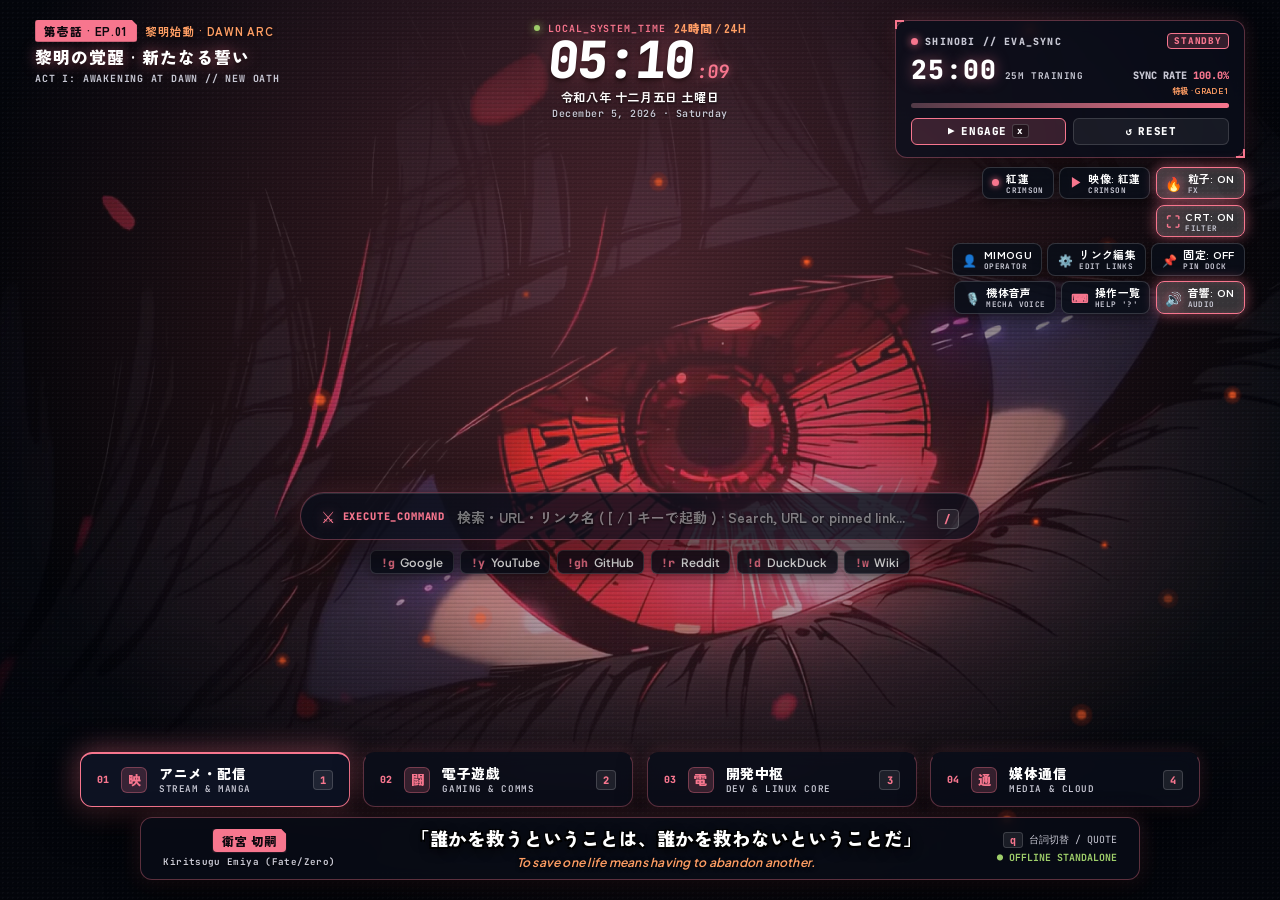
<file: index.html>
<!DOCTYPE html>
<html lang="ja">
<head>
  <meta charset="UTF-8" />
  <meta name="viewport" content="width=device-width, initial-scale=1.0, viewport-fit=cover" />
  <title>shinsekai</title>
  <meta name="description" content="新世界 · SHINSEKAI - Anime Cinematic OS Startup Page" />
  <meta name="theme-color" content="#0d080e" />
  <link rel="icon" type="image/png" sizes="64x64" href="assets/app/favicon-64.png" />
  <link rel="apple-touch-icon" href="assets/app/apple-touch-icon.png" />
  <link rel="manifest" href="app.webmanifest" />
  <meta name="mobile-web-app-capable" content="yes" />
  <meta name="apple-mobile-web-app-capable" content="yes" />
  <meta name="apple-mobile-web-app-status-bar-style" content="black-translucent" />
  <meta name="apple-mobile-web-app-title" content="SHINSEKAI" />
  <meta name="color-scheme" content="dark" />
  <link rel="preload" href="assets/fonts/zen-kaku-gothic-new-900.woff2" as="font" type="font/woff2" crossorigin>
  <link rel="preload" href="assets/fonts/jetbrains-mono-var.woff2" as="font" type="font/woff2" crossorigin>
  <link rel="stylesheet" href="style.css?v=2.8" />
  <script src="theme-core.js?v=2.8"></script>
  <!-- Early zero-latency theme & profile sync (external file: MV3 extension pages block inline scripts) -->
  <script src="boot.js?v=2.8"></script>
</head>
<body class="booting" data-grain="on">

  <!-- 0. ANIME MECHA SYSTEM BOOT LOADER -->
  <div class="mecha-boot-overlay" id="boot-overlay" aria-hidden="true">
    <div class="boot-matrix-grid"></div>
    <div class="boot-scanner-laser"></div>
    <div class="boot-terminal-card">
      <div class="boot-card-header">
        <span class="boot-pill" id="boot-pill">SHINSEKAI_OS // SYSTEM_BOOT</span>
        <span class="boot-code">SYS.AUTH.OK</span>
      </div>
      <div class="boot-title-row">
        <span class="boot-kanji" id="boot-kanji">新世界 · 領域展開</span>
        <span class="boot-sub" id="boot-sub">SYNCHRONIZING QUANTUM COGNITIVE CORE</span>
      </div>
      <div class="boot-progress-deck">
        <div class="boot-bar-track">
          <div class="boot-bar-fill" id="boot-progress-bar"></div>
        </div>
        <div class="boot-meta-row">
          <span class="boot-log-text" id="boot-log">INIT_CORE: MIMOGU-SAMA AUTHENTICATED</span>
          <span class="boot-pct" id="boot-pct">0%</span>
        </div>
      </div>
    </div>
  </div>

  <!-- MECHA FEMALE ANDROID VOICE WELCOME ASSET -->
  <audio id="welcome-voice" src="assets/audio/welcome.mp3" preload="none"></audio>

  <!-- 1. CINEMATIC BACKGROUND LAYER -->
  <div class="video-stage">
    <video
      id="bg-video"
      class="bg-video"
      autoplay
      loop
      muted
      playsinline
      preload="metadata">
      <source id="video-source" type="video/mp4" />
    </video>
    <img
      id="bg-static"
      class="bg-static"
      alt="Static Wallpaper Backdrop"
      decoding="async"
      loading="eager"
    />
    <script src="boot-stage.js?v=2.8"></script>
    <div class="video-scrim"></div>
  </div>

  <!-- 2. ATMOSPHERIC PARTICLE CANVAS -->
  <canvas id="ambient-canvas" class="ambient-canvas"></canvas>

  <!-- 3. RETRO ANIME CRT SCANLINES & FILM GRAIN -->
  <!-- One combined layer (scanlines + grain) — two full-screen overlays cost double to composite over video -->
  <div class="crt-overlay" aria-hidden="true"></div>

  <!-- 4. ANIME CINEMATIC VIEWPORT -->
  <div class="cinema-viewport">

    <!-- 4.1. TOP BAR -->
    <header class="anime-header">
      
      <!-- Left: Episode Title Card -->
      <div class="episode-titlecard">
        <div class="episode-stamp">
          <span class="ep-num" id="ep-tag">第廿四話 · EP.24</span>
          <span class="ep-arc" id="ep-arc">特別篇 · 領域決闘 · SPECIAL ARC</span>
        </div>
        <div class="ep-headings">
          <h1 class="ep-kanji-title" id="ep-title">黎明の咆哮 · 魂の境界</h1>
          <span class="ep-roman-sub" id="ep-sub">ACT XXIV: BORDER OF SOULS // SPECIAL GRADE</span>
        </div>
      </div>

      <!-- Center: Chronometer -->
      <div class="chronometer-box" id="chronometer-box" title="時間表示切替 (24h / 12h) / Click or press 'c' to toggle 24h / 12h">
        <div class="chrono-tag">
          <span class="pulse-core"></span>
          <span class="chrono-label">LOCAL_SYSTEM_TIME</span>
          <span class="chrono-ampm" id="chrono-ampm">24時間 / 24H</span>
        </div>
        <div class="chrono-digits">
          <span class="time-main" id="clock-main">00:00</span>
          <span class="time-sec" id="clock-sec">:00</span>
        </div>
        <div class="chrono-era-box">
          <div class="chrono-era" id="clock-era">令和八年 九月十五日 火曜日</div>
          <div class="chrono-era-en" id="clock-era-en">September 15, 2026 · Tuesday</div>
        </div>
      </div>

      <!-- Right: Mission HUD & Cyber Controls -->
      <div class="hud-controls-deck">
        <div class="shinobi-focus-deck" id="shinobi-focus-deck" title="ダブルクリック・右クリックで時間設定 / Double-click or right-click to set focus &amp; break durations">
          <div class="focus-telemetry-header">
            <div class="focus-title-wrap">
              <span class="focus-status-dot" id="focus-status-dot"></span>
              <span class="focus-hud-tag">SHINOBI // EVA_SYNC</span>
            </div>
            <span class="focus-mode-badge" id="focus-mode-badge">STANDBY</span>
          </div>

          <div class="focus-digital-row">
            <div class="focus-digits-box">
              <span class="focus-digits" id="focus-time-display">25:00</span>
              <span class="focus-target-sub" id="focus-target-sub">25M TRAINING</span>
            </div>
            <div class="focus-sync-box">
              <div class="focus-sync-line">
                <span class="focus-sync-label">SYNC RATE</span>
                <span class="focus-sync-val" id="sync-val">99.8%</span>
              </div>
              <span class="focus-grade-tag">特級 · GRADE 1</span>
            </div>
          </div>

          <div class="gauge-track focus-gauge-track">
            <div class="gauge-fill" id="gauge-fill"></div>
          </div>

          <div class="focus-actions-row">
            <button type="button" class="focus-cmd-btn focus-cmd-primary" id="focus-toggle-btn" title="修練開始・一時停止 (Hotkey: 'x')">
              <span class="focus-cmd-icon" id="focus-cmd-icon">▶</span>
              <span class="focus-cmd-text" id="focus-cmd-text">ENGAGE</span>
              <kbd class="focus-kbd">x</kbd>
            </button>
            <button type="button" class="focus-cmd-btn focus-cmd-secondary" id="focus-reset-btn" title="リセット / Reset">
              <span class="focus-cmd-icon">↺</span>
              <span class="focus-cmd-text">RESET</span>
            </button>
          </div>
        </div>

        <div class="quick-tools-deck">
          <div class="quick-tools-row tools-tier-visual">
            <div class="dropdown-wrapper">
              <button class="tool-pill" id="theme-btn" title="テーマ・陣営切替 / Switch Theme (Hotkey: 't')">
                <span class="tool-dot" id="theme-color-dot" style="background: #f7768e;"></span>
                <div class="tool-label-stack">
                  <span class="tool-label-main" id="theme-label">紅蓮</span>
                  <span class="tool-label-sub" id="theme-label-sub">Crimson</span>
                </div>
              </button>
              <div class="anime-popover" id="theme-popover" role="dialog" aria-label="テーマ色彩調律 / Theme Spectrum Matrix">
                <div class="pop-header-title-bar">
                  <span class="pop-header-tag">陣営色彩 // THEME FACTION</span>
                  <span class="pop-header-mode-status" id="theme-header-badge">OPTIMAL</span>
                </div>

                <div class="pop-theme-list" role="group" aria-label="陣営プリセットテーマ / Preset Themes">
                  <button type="button" class="pop-item active" data-theme="crimson">
                    <span class="pop-dot" style="background: #f7768e;"></span>
                    <span class="pop-name">紅蓮 · 煉獄炎獄</span>
                    <span class="pop-rom">Crimson Flame</span>
                  </button>
                  <button type="button" class="pop-item" data-theme="tokyonight">
                    <span class="pop-dot" style="background: #7aa2f7;"></span>
                    <span class="pop-name">東京夜 · 無量空処</span>
                    <span class="pop-rom">TokyoNight</span>
                  </button>
                  <button type="button" class="pop-item" data-theme="sakura">
                    <span class="pop-dot" style="background: #f4b8e4;"></span>
                    <span class="pop-name">桜吹雪 · 侍刀一閃</span>
                    <span class="pop-rom">Sakura Ronin</span>
                  </button>
                  <button type="button" class="pop-item" data-theme="catppuccin">
                    <span class="pop-dot" style="background: #cba6f7;"></span>
                    <span class="pop-name">終末谷 · 宿命螺旋</span>
                    <span class="pop-rom">Catppuccin</span>
                  </button>
                  <button type="button" class="pop-item" data-theme="cyberpunk">
                    <span class="pop-dot" style="background: #00f0ff;"></span>
                    <span class="pop-name">電脳都市 · 超限界</span>
                    <span class="pop-rom">Cyberpunk Neon</span>
                  </button>
                </div>

                <div class="theme-custom-divider" aria-hidden="true"></div>
                <div class="spectrum-deck" id="spectrum-tuner">
                  <div class="spectrum-deck-header pop-item-custom" id="custom-theme-item" data-theme="custom" role="button" tabindex="0" title="カスタム調色を有効化 / Activate Custom Spectrum">
                    <span class="pop-dot spectrum-beacon" id="custom-theme-dot" style="background: #a6e3a1;"></span>
                    <div class="spectrum-header-text">
                      <div class="spectrum-title-line">
                        <span class="pop-name">調色中枢 · 霊力波</span>
                        <span class="spectrum-status-tag" id="spectrum-status-tag">STANDBY</span>
                      </div>
                      <span class="pop-rom spectrum-status-rom" id="spectrum-status-rom">RESONANCE MATRIX</span>
                    </div>
                    <div class="spectrum-hex-chip" id="spectrum-hex-chip" title="現在の色彩周波数 / Current Color">
                      <span class="spectrum-hex-prefix">#</span><span id="custom-theme-hex">A6E3A1</span>
                    </div>
                  </div>

                  <div class="spectrum-block">
                    <div class="spectrum-sub-header">
                      <span class="spectrum-sub-title">霊力結晶 · CHAKRA CORES</span>
                      <span class="spectrum-core-label" id="spectrum-core-label">カスタム周波数</span>
                    </div>
                    <div class="spectrum-crystals-grid" id="spectrum-crystals-grid" role="group" aria-label="アニメ霊力結晶カラー / Anime Color Presets">
                      <button type="button" class="chakra-crystal" data-color="#fbbf24" data-key="thunder" data-kanji="雷光・神速" data-rom="Amber Gold" title="雷光・神速 (Amber Gold)" aria-label="雷光・神速 Amber Gold (#fbbf24)" style="--crystal-c: #fbbf24;"></button>
                      <button type="button" class="chakra-crystal" data-color="#10b981" data-key="wind" data-kanji="風神・翠緑" data-rom="Emerald Green" title="風神・翠緑 (Emerald Green)" aria-label="風神・翠緑 Emerald Green (#10b981)" style="--crystal-c: #10b981;"></button>
                      <button type="button" class="chakra-crystal" data-color="#06b6d4" data-key="water" data-kanji="碧羅・蒼波" data-rom="Ocean Cyan" title="碧羅・蒼波 (Ocean Cyan)" aria-label="碧羅・蒼波 Ocean Cyan (#06b6d4)" style="--crystal-c: #06b6d4;"></button>
                      <button type="button" class="chakra-crystal" data-color="#c084fc" data-key="void" data-kanji="虚式・紫電" data-rom="Lavender Purple" title="虚式・紫電 (Lavender Purple)" aria-label="虚式・紫電 Lavender Purple (#c084fc)" style="--crystal-c: #c084fc;"></button>
                      <button type="button" class="chakra-crystal" data-color="#ff3366" data-key="eva" data-kanji="真紅・終焉" data-rom="Crimson Red" title="真紅・終焉 (Crimson Red)" aria-label="真紅・終焉 Crimson Red (#ff3366)" style="--crystal-c: #ff3366;"></button>
                      <button type="button" class="chakra-crystal" data-color="#f43f5e" data-key="sakura" data-kanji="幽玄・紅桜" data-rom="Rose Pink" title="幽玄・紅桜 (Rose Pink)" aria-label="幽玄・紅桜 Rose Pink (#f43f5e)" style="--crystal-c: #f43f5e;"></button>
                      <button type="button" class="chakra-crystal" data-color="#fb923c" data-key="flame" data-kanji="日輪・業火" data-rom="Sunset Orange" title="日輪・業火 (Sunset Orange)" aria-label="日輪・業火 Sunset Orange (#fb923c)" style="--crystal-c: #fb923c;"></button>
                      <button type="button" class="chakra-crystal" data-color="#38bdf8" data-key="glacial" data-kanji="氷華・零度" data-rom="Sky Blue" title="氷華・零度 (Sky Blue)" aria-label="氷華・零度 Sky Blue (#38bdf8)" style="--crystal-c: #38bdf8;"></button>
                      <button type="button" class="chakra-crystal" data-color="#d946ef" data-key="venom" data-kanji="毒蝶・幻紫" data-rom="Magenta Purple" title="毒蝶・幻紫 (Magenta Purple)" aria-label="毒蝶・幻紫 Magenta Purple (#d946ef)" style="--crystal-c: #d946ef;"></button>
                      <button type="button" class="chakra-crystal" data-color="#e2e8f0" data-key="starlight" data-kanji="星骸・白金" data-rom="Platinum White" title="星骸・白金 (Platinum White)" aria-label="星骸・白金 Platinum White (#e2e8f0)" style="--crystal-c: #e2e8f0;"></button>
                    </div>
                  </div>

                  <div class="spectrum-block spectrum-sat-block">
                    <div class="spectrum-sub-header">
                      <span class="spectrum-sub-title">彩度・明度 · SATURATION &amp; VALUE</span>
                      <span class="spectrum-sat-val-badge" id="spectrum-sv-badge">S:30% V:89%</span>
                    </div>
                    <div class="spectrum-sat-pad" id="spectrum-sat-pad" role="region" aria-label="彩度明度マトリクス / Saturation and Value Matrix">
                      <div class="spectrum-sat-white"></div>
                      <div class="spectrum-sat-black"></div>
                      <div class="spectrum-sat-cursor" id="spectrum-sat-cursor"></div>
                    </div>
                  </div>

                  <div class="spectrum-block">
                    <div class="spectrum-sub-header">
                      <span class="spectrum-sub-title">周波数調律 · HUE RESONATOR</span>
                      <span class="spectrum-hue-badge" id="spectrum-hue-badge">120° FREQ</span>
                    </div>
                    <div class="spectrum-slider-wrapper">
                      <input type="range" min="0" max="360" value="120" class="spectrum-hue-slider" id="spectrum-hue-slider" aria-label="色彩周波数スライダー / Hue Resonator" />
                    </div>
                  </div>

                  <div class="spectrum-block spectrum-input-block">
                    <div class="spectrum-input-wrapper">
                      <span class="spectrum-input-prefix">#</span>
                      <input type="text" id="spectrum-hex-text-input" class="spectrum-hex-input" maxlength="6" placeholder="A6E3A1" spellcheck="false" autocomplete="off" aria-label="色彩HEXコード入力 / Hex Color Code" />
                      <button type="button" class="spectrum-sync-btn" id="spectrum-sync-btn" title="色彩周波数を適用 (Enter)">同期</button>
                    </div>
                    <button type="button" class="spectrum-eyedropper-btn" id="spectrum-eyedropper-btn" title="画面から色を取得 (OSスポイト) / Screen Eyedropper">
                      <span class="color-picker-icon">⌖</span>
                    </button>
                    <input type="color" id="custom-theme-color-input" value="#a6e3a1" class="custom-color-input-hidden" tabindex="-1" aria-hidden="true" />
                  </div>

                  <div class="spectrum-block spectrum-rgb-block">
                    <div class="spectrum-rgb-wrapper">
                      <div class="spectrum-rgb-field">
                        <span class="spectrum-rgb-label">R</span>
                        <input type="number" id="spectrum-rgb-r" class="spectrum-rgb-input" min="0" max="255" value="166" aria-label="Red channel (0-255)" />
                      </div>
                      <div class="spectrum-rgb-field">
                        <span class="spectrum-rgb-label">G</span>
                        <input type="number" id="spectrum-rgb-g" class="spectrum-rgb-input" min="0" max="255" value="227" aria-label="Green channel (0-255)" />
                      </div>
                      <div class="spectrum-rgb-field">
                        <span class="spectrum-rgb-label">B</span>
                        <input type="number" id="spectrum-rgb-b" class="spectrum-rgb-input" min="0" max="255" value="161" aria-label="Blue channel (0-255)" />
                      </div>
                    </div>
                  </div>
                </div>
              </div>
            </div>

            <button class="tool-pill" id="scene-btn" title="壁紙切替 / Switch Wallpaper (Hotkey: 's' / 'w')">
              <span class="tool-icon" id="scene-tool-icon">▶</span>
              <div class="tool-label-stack">
                <span class="tool-label-main" id="scene-label">映像: 紅蓮</span>
                <span class="tool-label-sub" id="scene-label-sub">Wallpaper</span>
              </div>
            </button>
            <div class="anime-popover" id="scene-popover">
              <div class="pop-header-title-bar">
                <div class="pop-header-tag">SYS // WALLPAPER ARCHIVE</div>
                <button type="button" class="pop-ultra-toggle" id="ultra-toggle-btn" title="解像度切替: 720p (軽量標準) / 1080p (最高画質 Ultra HD)">
                  <span class="ultra-dot"></span>
                  <span class="ultra-label" id="ultra-btn-label">720p</span>
                </button>
                <span class="pop-header-mode-status" id="pop-header-mode-status">LIVE VIDEO</span>
              </div>

              <div class="wallpaper-mode-switch" id="wallpaper-mode-switch" role="tablist" aria-label="Wallpaper categories">
                <div class="mode-switch-group presets-group">
                  <button type="button" class="mode-tab active" data-category="live" id="mode-tab-live" role="tab" aria-selected="true" title="動的映像プリセット (Live Loops)">
                    <span class="mode-tab-icon">▶</span>
                    <span class="mode-tab-label">動的</span>
                    <span class="mode-tab-tag">LIVE</span>
                  </button>
                  <div class="mode-tab-divider" aria-hidden="true"></div>
                  <button type="button" class="mode-tab" data-category="static" id="mode-tab-static" role="tab" aria-selected="false" title="静止画アートプリセット (Static Artworks)">
                    <span class="mode-tab-icon">🖼</span>
                    <span class="mode-tab-label">静止画</span>
                    <span class="mode-tab-tag">STATIC</span>
                  </button>
                </div>
                <div class="mode-group-divider" aria-hidden="true"></div>
                <div class="mode-switch-group custom-group">
                  <button type="button" class="mode-tab mode-tab-custom" data-category="custom" id="mode-tab-custom" role="tab" aria-selected="false" title="ユーザーカスタムライブラリ (Custom Library)">
                    <span class="mode-tab-icon">📁</span>
                    <span class="mode-tab-label">カスタム</span>
                    <span class="mode-tab-tag" id="custom-pill-count">0</span>
                  </button>
                </div>
              </div>

              <div class="wallpaper-category-panel" id="panel-live">
                <div class="pop-section-hdr">
                  <span class="pop-section-title">既定動的映像 · SYSTEM LIVE LOOPS</span>
                  <span class="pop-section-count" id="live-count-badge">5</span>
                </div>
                <button type="button" class="pop-restore-banner" id="restore-live-btn" style="display: none;" title="削除された初期動画を復元 / Restore Deleted Default Videos">
                  <span class="pop-restore-icon">↺</span>
                  <span>削除された初期動画を復元 / Restore Defaults</span>
                </button>
                <div class="wallpaper-list" id="list-live"></div>
              </div>

              <div class="wallpaper-category-panel" id="panel-static" style="display: none;">
                <div class="pop-section-hdr">
                  <span class="pop-section-title">既定静止画 · SYSTEM STATIC ARTWORKS</span>
                  <span class="pop-section-count" id="static-count-badge">5</span>
                </div>
                <button type="button" class="pop-restore-banner" id="restore-static-btn" style="display: none;" title="削除された初期静止画を復元 / Restore Deleted Default Wallpapers">
                  <span class="pop-restore-icon">↺</span>
                  <span>削除された初期静止画を復元 / Restore Defaults</span>
                </button>
                <div class="wallpaper-list" id="list-static"></div>
              </div>

              <div class="wallpaper-category-panel" id="panel-custom" style="display: none;">
                <div class="wallpaper-action-row" id="wallpaper-action-row">
                  <button type="button" class="pop-action-btn primary" id="upload-wallpaper-btn" title="動画・画像を追加 (Upload files)">
                    <span class="pop-action-icon">＋</span>
                    <span>ファイル追加</span>
                    <span class="pop-action-hint">MP4 · PNG · JPG · GIF</span>
                  </button>
                  <button type="button" class="pop-action-btn" id="url-wallpaper-btn" title="オンラインURLを追加 (Add Web URL)">
                    <span class="pop-action-icon">🔗</span>
                    <span>Web URL</span>
                  </button>
                  <button type="button" class="pop-action-btn pop-restore-btn" id="restore-defaults-btn" title="初期壁紙を復元 (Restore Default Wallpapers)" style="display: none;">
                    <span class="pop-action-icon">↺</span>
                    <span>初期復元</span>
                  </button>
                  <input type="file" id="wallpaper-file-input" accept="image/*,video/mp4,video/webm" multiple style="display: none;" />
                </div>

                <div class="pop-upload-info-note">
                  <span class="note-icon">ℹ</span>
                  <span>最大35MB/ファイル · 動画 (MP4/WebM) · 静止画 (PNG/JPG/WebP/GIF) · IndexedDB保存</span>
                </div>

                <div class="pop-empty-msg" id="custom-empty-msg" style="display: none;">
                  <div class="empty-icon" style="font-size: 1.4rem; margin-bottom: 4px;">📁</div>
                  <div class="empty-title" style="font-weight: 700; color: #ffffff;">カスタム壁紙がありません</div>
                  <div class="empty-desc" style="opacity: 0.6; font-size: 0.65rem; margin-top: 2px;">「＋ ファイル追加」から複数動画や画像を追加できます</div>
                </div>

                <div class="custom-subsection" id="custom-sub-live">
                  <div class="pop-section-hdr">
                    <span class="pop-section-title"><span class="hdr-icon">▶</span> カスタム動的映像 · CUSTOM VIDEOS</span>
                    <span class="pop-section-count" id="custom-live-count">0</span>
                  </div>
                  <div class="wallpaper-list" id="list-custom-live"></div>
                </div>

                <div class="custom-subsection" id="custom-sub-static">
                  <div class="pop-section-hdr">
                    <span class="pop-section-title"><span class="hdr-icon">🖼</span> カスタム静止画 · CUSTOM IMAGES</span>
                    <span class="pop-section-count" id="custom-static-count">0</span>
                  </div>
                  <div class="wallpaper-list" id="list-custom-static"></div>
                </div>

                <div class="custom-subsection" id="custom-sub-web">
                  <div class="pop-section-hdr">
                    <span class="pop-section-title"><span class="hdr-icon">🔗</span> オンラインリンク · WEB URLS</span>
                    <span class="pop-section-count" id="custom-web-count">0</span>
                  </div>
                  <div class="wallpaper-list" id="list-custom-web"></div>
                </div>
              </div>
            </div>

            <button class="tool-pill active" id="particles-toggle-btn" title="浮遊粒子・桜吹雪切替 / Atmospheric Particles (Hotkey: 'b')">
              <span class="tool-icon" id="particles-status-icon">🌸</span>
              <div class="tool-label-stack">
                <span class="tool-label-main" id="particles-status-text">粒子: ON</span>
                <span class="tool-label-sub">FX</span>
              </div>
            </button>

            <button class="tool-pill" id="grain-toggle-btn" title="CRT走査線・フィルム粒子切替 / CRT Filter (Hotkey: 'g')">
              <span class="tool-icon">⛶</span>
              <div class="tool-label-stack">
                <span class="tool-label-main" id="grain-status-text">CRT: ON</span>
                <span class="tool-label-sub">Filter</span>
              </div>
            </button>
          </div>

          <div class="quick-tools-row tools-tier-station">
            <button class="tool-pill" id="operator-btn" title="操縦士・ユーザー識別設定 / Operator Profile (Hotkey: 'u')">
              <span class="tool-icon">👤</span>
              <div class="tool-label-stack">
                <span class="tool-label-main" id="operator-pill-name">MIMOGU</span>
                <span class="tool-label-sub">OPERATOR</span>
              </div>
            </button>

            <button class="tool-pill" id="edit-links-btn" title="ピン留めリンク編集 / Edit Links (Hotkey: 'e')">
              <span class="tool-icon">⚙️</span>
              <div class="tool-label-stack">
                <span class="tool-label-main">リンク編集</span>
                <span class="tool-label-sub">Edit Links</span>
              </div>
            </button>

            <button class="tool-pill" id="pin-dock-btn" title="リンク展開固定切替 / Pin Dock (Hotkey: 'p')">
              <span class="tool-icon">📌</span>
              <div class="tool-label-stack">
                <span class="tool-label-main" id="pin-status-text">固定: OFF</span>
                <span class="tool-label-sub" id="pin-status-sub">Pin Dock</span>
              </div>
            </button>

            <button class="tool-pill" id="voice-btn" title="機体音声再生 / Replay Voice Greeting (Hotkey: 'v')">
              <span class="tool-icon">🎙️</span>
              <div class="tool-label-stack">
                <span class="tool-label-main">機体音声</span>
                <span class="tool-label-sub">Mecha Voice</span>
              </div>
            </button>

            <button class="tool-pill" id="shortcuts-btn" title="操作一覧・ショートカット / Keybindings Matrix (Hotkey: '?')">
              <span class="tool-icon">⌨</span>
              <div class="tool-label-stack">
                <span class="tool-label-main">操作一覧</span>
                <span class="tool-label-sub">Help '?'</span>
              </div>
            </button>

            <button class="tool-pill" id="sfx-toggle-btn" title="機体音響合成・効果音切替 / Synthesized Cyber Audio SFX (Hotkey: 'm')">
              <span class="tool-icon" id="sfx-status-icon">🔊</span>
              <div class="tool-label-stack">
                <span class="tool-label-main" id="sfx-status-text">音響: ON</span>
                <span class="tool-label-sub">Audio</span>
              </div>
            </button>
          </div>
        </div>
      </div>
    </header>

    <!-- 4.2. SEARCH BAR -->
    <section class="search-stage command-console-box">
      <div class="search-capsule" id="search-capsule">
        <div class="capsule-prompt">
          <span class="sword-icon">⚔</span>
          <span class="prompt-text">EXECUTE_COMMAND</span>
        </div>
        <input
          type="text"
          id="command-input"
          class="command-input"
          placeholder="検索・URL・リンク名 ( [ / ] キーで起動 ) · Search, URL or pinned link..."
          autocomplete="off"
          spellcheck="false"
          enterkeyhint="go"
          role="combobox"
          aria-expanded="false"
          aria-controls="quick-launch-list"
          aria-autocomplete="list"
          aria-label="検索 / Search"
        />
        <div class="search-actions">
          <kbd class="key-tag">/</kbd>
        </div>
        <div class="quick-launch" id="quick-launch-list" role="listbox" aria-label="ピン留めリンク候補 / Matching pinned links" hidden></div>
      </div>

      <div class="bangs-container">
        <button class="bang-chip" data-bang="!g"><span class="b-key">!g</span> Google</button>
        <button class="bang-chip" data-bang="!y"><span class="b-key">!y</span> YouTube</button>
        <button class="bang-chip" data-bang="!gh"><span class="b-key">!gh</span> GitHub</button>
        <button class="bang-chip" data-bang="!r"><span class="b-key">!r</span> Reddit</button>
        <button class="bang-chip" data-bang="!d"><span class="b-key">!d</span> DuckDuck</button>
        <button class="bang-chip" data-bang="!w"><span class="b-key">!w</span> Wiki</button>
      </div>
    </section>

    <!-- 4.3. DYNAMIC BLADE LAUNCHER -->
    <nav class="blade-launcher-container" id="blade-launcher">
      <div class="launcher-tabs-bar" id="launcher-tabs-bar"></div>
      <div class="hologram-drawer" id="hologram-drawer"></div>
    </nav>

    <!-- 4.4. SUBTITLES BAR -->
    <footer class="anime-subtitles-bar" id="subtitles-bar" title="クリックでセリフ切替 / Click to cycle quote (Hotkey: 'q')">
      <div class="sub-speaker-box">
        <span class="sub-speaker-badge" id="sub-speaker">煉獄 杏寿郎</span>
        <span class="sub-speaker-en" id="sub-speaker-en">Kyojuro Rengoku</span>
      </div>
      <div class="sub-dialogue-content">
        <p class="sub-jp-line" id="sub-jp">「心を燃やせ、歯を食いしばって前を向け」</p>
        <p class="sub-en-line" id="sub-en">Set your heart ablaze. Grit your teeth and move forward.</p>
      </div>
      <div class="sub-controls-hint">
        <span class="hint-cycle"><kbd>q</kbd> 台詞切替 / QUOTE</span>
        <span class="hint-offline">● OFFLINE STANDALONE</span>
      </div>
    </footer>
  </div>

  <!-- 5. LINK EDITOR MODAL -->
  <div class="link-editor-backdrop" id="link-editor-modal" aria-hidden="true">
    <div class="link-editor-dialog">
      <div class="editor-header">
        <div class="editor-header-left">
          <span class="editor-pill">SHINSEKAI_HUD // CONFIG_HUB</span>
          <h2 class="editor-title">ピン留めリンク編集 · 構成中枢 / Link Configuration Hub</h2>
        </div>
        <button class="editor-close-btn" id="editor-close-btn" title="閉じる (Esc)">✕</button>
      </div>

      <div class="modal-nav-bar">
        <button type="button" class="modal-nav-btn" id="link-modal-nav-to-operator">
          <span class="nav-btn-icon">👤</span>
          <span class="nav-btn-text">操縦士設定 / OPERATOR IDENTITY</span>
        </button>
        <button type="button" class="modal-nav-btn active" id="link-modal-nav-to-links">
          <span class="nav-btn-icon">🔗</span>
          <span class="nav-btn-text">ピン留めリンク / PINNED LINKS</span>
        </button>
      </div>

      <div class="editor-tabs-bar" id="editor-tabs-bar"></div>

      <div class="editor-links-container">
        <div class="editor-section-heading">登録済みリンク一覧 / CURRENT PINNED LINKS</div>
        <div class="editor-links-list" id="editor-links-list"></div>
      </div>

      <div class="editor-add-section">
        <input type="hidden" id="edit-link-index" value="-1" />
        <div class="editor-section-heading" id="editor-form-heading">＋ 新規リンク追加 / ADD NEW LINK</div>
        <div class="editor-form-grid">
          <div class="form-group span-title">
            <label>サイト名 / Title</label>
            <input type="text" id="add-link-title" placeholder="例: AniList" autocomplete="off" />
          </div>
          <div class="form-group span-url">
            <label>URL (https://...)</label>
            <input type="url" id="add-link-url" placeholder="https://..." autocomplete="off" />
          </div>
          <div class="form-group span-desc">
            <label>サブタイトル / Description</label>
            <input type="text" id="add-link-desc" placeholder="例: Anime Tracker & List" autocomplete="off" />
          </div>
          <div class="form-group span-seal">
            <label>封印 / Seal &amp; Icon</label>
            <div class="seal-input-stack">
              <button type="button" class="seal-preview-box" id="seal-preview-box" title="クリックでアイコン画像をアップロード（オフライン保存） / Click to upload a custom icon (stored offline)">
                <img id="preview-favicon-img" class="tile-icon-img" alt="" style="display:none;" />
                <span id="preview-seal-fallback" class="tile-seal-text">印</span>
              </button>
              <button type="button" class="seal-icon-clear" id="clear-link-icon-btn" title="カスタムアイコンを解除 / Remove custom icon" style="display:none;">✕</button>
              <input type="file" id="add-link-icon-file" accept="image/*" hidden />
              <input type="text" id="add-link-seal" maxlength="2" placeholder="漢字" autocomplete="off" title="アイコン取得不可時の代替漢字 / Fallback seal Kanji" />
            </div>
          </div>
          <div class="form-group span-btn">
            <div class="editor-btn-group">
              <button type="button" class="editor-btn editor-btn-primary" id="add-link-btn">追加 / ADD</button>
              <button type="button" class="editor-btn editor-btn-ghost" id="cancel-edit-btn" style="display: none;">取消 / CANCEL</button>
            </div>
          </div>
        </div>
      </div>

      <div class="editor-footer">
        <div class="editor-footer-left">
          <button class="editor-btn editor-btn-ghost" id="editor-export-btn" title="現在のリンク設定をJSONファイルで保存 / Save Current Links as JSON">⭳ 設定保存 / EXPORT</button>
          <button class="editor-btn editor-btn-ghost" id="editor-import-btn" title="JSONファイルからリンク設定を復元 / Restore Links from JSON">⭱ 設定読込 / IMPORT</button>
          <input type="file" id="editor-import-file" accept=".json" style="display: none;" />
          <button class="editor-btn editor-btn-danger" id="editor-reset-btn" title="初期設定リンクに戻す / Reset to Default Links">↺ 初期化 / RESET</button>
        </div>
        <div class="editor-footer-right">
          <button class="editor-btn editor-btn-accent" id="editor-done-btn">完了 / DONE</button>
        </div>
      </div>
    </div>
  </div>

  <!-- 6. OPERATOR SETTINGS MODAL -->
  <div class="link-editor-backdrop operator-modal-backdrop" id="operator-modal" aria-hidden="true">
    <div class="link-editor-dialog operator-dialog">
      <div class="editor-header">
        <div class="editor-header-left">
          <span class="editor-pill">SHINSEKAI_HUD // OPERATOR_CONFIG</span>
          <h2 class="editor-title">操縦士識別設定 · Operator Identity & Name Hub</h2>
        </div>
        <button class="editor-close-btn" id="operator-close-btn" title="閉じる (Esc)">✕</button>
      </div>

      <div class="modal-nav-bar">
        <button type="button" class="modal-nav-btn active" id="nav-to-operator-btn">
          <span class="nav-btn-icon">👤</span>
          <span class="nav-btn-text">操縦士設定 / OPERATOR IDENTITY</span>
        </button>
        <button type="button" class="modal-nav-btn" id="nav-to-links-btn">
          <span class="nav-btn-icon">🔗</span>
          <span class="nav-btn-text">ピン留めリンク / PINNED LINKS</span>
        </button>
      </div>

      <div class="operator-modal-body">
        <div class="operator-form-card">
          <div class="editor-section-heading">操縦士プロファイル構成 / OPERATOR CREDENTIALS</div>
          
          <div class="form-group span-full">
            <label for="operator-name-input">操縦士名 / OPERATOR NAME</label>
            <div class="operator-input-wrap">
              <span class="operator-input-icon">⚔</span>
              <input
                type="text"
                id="operator-name-input"
                class="operator-name-field"
                placeholder="例: MIMOGU"
                maxlength="28"
                autocomplete="off"
                spellcheck="false"
              />
            </div>
            <span class="form-hint">システム起動認証、領域展開、HUDステータスに反映されます (Changes all "MIMOGU" references).</span>
          </div>

          <div class="form-group span-full" style="margin-top: 0.75rem;">
            <label>敬称・肩書 / HONORIFIC PROTOCOL</label>
            <div class="honorific-chips-row" id="honorific-chips">
              <button type="button" class="honorific-chip active" data-honorific="-SAMA">-SAMA (様)</button>
              <button type="button" class="honorific-chip" data-honorific="-SAN">-SAN (さん)</button>
              <button type="button" class="honorific-chip" data-honorific="-SENPAI">-SENPAI (先輩)</button>
              <button type="button" class="honorific-chip" data-honorific="-KUN">-KUN (君)</button>
              <button type="button" class="honorific-chip" data-honorific="none">敬称なし (NONE)</button>
              <button type="button" class="honorific-chip" data-honorific="custom">カスタム / CUSTOM</button>
            </div>
            <div class="custom-honorific-wrap" id="custom-honorific-wrap" style="display: none; margin-top: 0.5rem;">
              <input
                type="text"
                id="operator-custom-honorific"
                placeholder="例: -COMMANDER, 殿, 様"
                maxlength="16"
                autocomplete="off"
              />
            </div>
          </div>

          <div class="operator-field-group" style="margin-top: 1.1rem;">
            <label class="operator-label">
              <span class="label-kanji">機体性能</span>
              <span class="label-en">HARDWARE PERFORMANCE TIER</span>
              <span class="current-tier-badge" id="current-tier-badge">HIGH</span>
            </label>
            <div class="tier-chips" id="tier-chips">
              <button type="button" class="tier-chip" data-tier="high" title="最高品質 (パーティクル30・フルブラー16px・グレイン有効)">
                <span class="chip-main">HIGH</span>
                <span class="chip-sub">30 FX · 16px Blur</span>
              </button>
              <button type="button" class="tier-chip" data-tier="mid" title="標準バランス (パーティクル18・ブラー8px・グレイン有効)">
                <span class="chip-main">MID</span>
                <span class="chip-sub">18 FX · 8px Blur</span>
              </button>
              <button type="button" class="tier-chip" data-tier="eco" title="省電力 (0% GPU・パーティクル無効・ブラー0px)">
                <span class="chip-main">ECO</span>
                <span class="chip-sub">0 FX · Low RAM</span>
              </button>
              <button type="button" class="tier-chip tier-chip-autodetect" id="tier-autodetect-btn" title="ハードウェアスペックから自動再判定 (Auto-Detect Hardware Specs)">
                <span class="chip-main">🔄 自動判定</span>
                <span class="chip-sub">AUTO-DETECT</span>
              </button>
            </div>
          </div>

          <div class="operator-field-group" style="margin-top: 1.1rem;">
            <label class="operator-label">
              <span class="label-kanji">起動演出</span>
              <span class="label-en">BOOT SEQUENCE &amp; VOICE</span>
            </label>
            <div class="tier-chips" id="boot-pref-chips">
              <button type="button" class="tier-chip" data-boot="full" title="毎回フル起動演出 (1.5s) / Full boot animation on every new tab">
                <span class="chip-main">FULL</span>
                <span class="chip-sub">1.5s Cinematic</span>
              </button>
              <button type="button" class="tier-chip" data-boot="hourly" title="1時間に1回のみ演出・以降は即時表示 / Play at most once per hour, instant otherwise">
                <span class="chip-main">1 / HOUR</span>
                <span class="chip-sub">Then Instant</span>
              </button>
              <button type="button" class="tier-chip" data-boot="off" title="起動演出なし・即時表示 / Skip the boot animation entirely">
                <span class="chip-main">OFF</span>
                <span class="chip-sub">Instant</span>
              </button>
              <button type="button" class="tier-chip" id="voice-pref-btn" title="起動時の機体音声 / Play the welcome voice on boot">
                <span class="chip-main" id="voice-pref-main">VOICE ON</span>
                <span class="chip-sub">Boot Greeting</span>
              </button>
            </div>
          </div>

          <div class="operator-field-group" style="margin-top: 1.1rem;">
            <label class="operator-label">
              <span class="label-kanji">検索機関</span>
              <span class="label-en">DEFAULT SEARCH ENGINE</span>
            </label>
            <div class="tier-chips" id="engine-chips">
              <button type="button" class="tier-chip" data-engine="google"><span class="chip-main">GOOGLE</span><span class="chip-sub">Default</span></button>
              <button type="button" class="tier-chip" data-engine="duckduckgo"><span class="chip-main">DDG</span><span class="chip-sub">DuckDuckGo</span></button>
              <button type="button" class="tier-chip" data-engine="brave"><span class="chip-main">BRAVE</span><span class="chip-sub">Independent</span></button>
              <button type="button" class="tier-chip" data-engine="startpage"><span class="chip-main">STARTPG</span><span class="chip-sub">Startpage</span></button>
            </div>
          </div>

          <div class="operator-quick-actions" style="margin-top: 1.25rem;">
            <button type="button" class="editor-btn editor-btn-accent" id="test-boot-btn" title="起動シーケンスを今すぐ再生して確認 / Play the Boot Sequence Now to Preview It">
              ▶ 起動シミュレーション / TEST BOOT
            </button>
          </div>
        </div>

        <div class="operator-telemetry-card">
          <div class="editor-section-heading">起動テレメトリー・プレビュー / LIVE BOOT TELEMETRY</div>
          
          <div class="telemetry-terminal">
            <div class="telemetry-terminal-bar">
              <span class="telemetry-dot dot-red"></span>
              <span class="telemetry-dot dot-yellow"></span>
              <span class="telemetry-dot dot-green"></span>
              <span class="telemetry-title">SYS.CORE // DIAGNOSTIC_PREVIEW</span>
            </div>
            <div class="telemetry-screen">
              <div class="tele-line tele-faint">// SHINSEKAI COGNITIVE KERNEL REALTIME SYNC</div>
              <div class="tele-line">
                <span class="tele-tag">[INIT_01]</span>
                <span class="tele-text" id="preview-line-auth">INIT_CORE: MIMOGU-SAMA AUTHENTICATED</span>
              </div>
              <div class="tele-line">
                <span class="tele-tag">[BOOT_04]</span>
                <span class="tele-text" id="preview-line-step">MIMOGU-SAMA AUTHENTICATED // DEPLOYING INTERFACE...</span>
              </div>
              <div class="tele-line tele-highlight">
                <span class="tele-tag">[SUCCESS]</span>
                <span class="tele-text" id="preview-line-welcome">新世界 起動完了 // WELCOME MIMOGU-SAMA</span>
              </div>
              <div class="tele-line">
                <span class="tele-tag">[SYNC_LORE]</span>
                <span class="tele-text" id="preview-line-matrix">SYNCHRONIZING CRIMSON FLAME MATRIX // MIMOGU-SAMA</span>
              </div>
            </div>
          </div>
          <span class="form-hint" style="margin-top: 0.6rem; text-align: right;">※ 入力に応じてリアルタイムに更新されます (Live updating as you type)</span>
        </div>
      </div>

      <div class="editor-footer">
        <div class="editor-footer-left">
          <button type="button" class="editor-btn editor-btn-danger" id="operator-reset-btn" title="初期値（MIMOGU-SAMA）に戻す / Reset to Default (MIMOGU-SAMA)">
            ↺ 初期化 / RESET DEFAULT
          </button>
          <span class="save-status-indicator" id="operator-save-status"></span>
        </div>
        <div class="editor-footer-right">
          <button type="button" class="editor-btn editor-btn-primary" id="operator-save-btn">
            💾 設定保存 / SAVE & APPLY
          </button>
          <button type="button" class="editor-btn editor-btn-ghost" id="operator-done-btn">
            ✕ 閉じる / CLOSE
          </button>
        </div>
      </div>
    </div>
  </div>

  <!-- 7. SHORTCUTS MODAL -->
  <div class="link-editor-backdrop" id="shortcuts-modal" aria-hidden="true">
    <div class="link-editor-dialog shortcuts-dialog">
      <div class="editor-header">
        <div class="editor-header-left">
          <span class="editor-pill">SHINSEKAI_HUD // COMMAND_MATRIX</span>
          <h2 class="editor-title">操作一覧 · Mecha Cockpit Keybindings</h2>
        </div>
        <button class="editor-close-btn" id="shortcuts-close-btn" title="閉じる (Esc)">✕</button>
      </div>
      <div class="shortcuts-modal-body" style="padding: 1rem 1.4rem; max-height: 72vh; overflow-y: auto;">
        <table class="shortcuts-table">
          <tbody>
            <tr>
              <td style="width: 25%;"><span class="shortcut-kbd">/</span></td>
              <td>
                <div class="shortcut-action">Katana Console</div>
                <div class="shortcut-desc">検索・URL・リンク名で瞬間移動 (↑↓ + Enter) / Search, URL, or type a pinned link name to jump</div>
              </td>
            </tr>
            <tr>
              <td><span class="shortcut-kbd">t</span></td>
              <td>
                <div class="shortcut-action">Cycle Faction</div>
                <div class="shortcut-desc">アニメ陣営テーマ切替 / Rotate theme factions</div>
              </td>
            </tr>
            <tr>
              <td><span class="shortcut-kbd">s</span> / <span class="shortcut-kbd">w</span></td>
              <td>
                <div class="shortcut-action">Cycle Wallpaper</div>
                <div class="shortcut-desc">背景壁紙切替（動画 / 静止画） / Switch wallpaper (Live / Static)</div>
              </td>
            </tr>
            <tr>
              <td><span class="shortcut-kbd">u</span> / <span class="shortcut-kbd">o</span></td>
              <td>
                <div class="shortcut-action">Operator Profile</div>
                <div class="shortcut-desc">操縦士識別・敬称設定 / Pilot callsign & honorific hub</div>
              </td>
            </tr>
            <tr>
              <td><span class="shortcut-kbd">e</span></td>
              <td>
                <div class="shortcut-action">Link Matrix Editor</div>
                <div class="shortcut-desc">ピン留めリンク編集・入出力 / Bookmark configuration hub</div>
              </td>
            </tr>
            <tr>
              <td><span class="shortcut-kbd">g</span></td>
              <td>
                <div class="shortcut-action">CRT Scanlines</div>
                <div class="shortcut-desc">CRT走査線・フィルムグレイン切替 / CRT scanline toggle</div>
              </td>
            </tr>
            <tr>
              <td><span class="shortcut-kbd">b</span> / <span class="shortcut-kbd">a</span></td>
              <td>
                <div class="shortcut-action">Atmospheric Particles</div>
                <div class="shortcut-desc">浮遊粒子・桜吹雪・火の粉切替 / Particle FX toggle</div>
              </td>
            </tr>
            <tr>
              <td><span class="shortcut-kbd">c</span></td>
              <td>
                <div class="shortcut-action">Clock Format</div>
                <div class="shortcut-desc">12時間(AM/PM)・24時間軍事表記切替 / Chronometer format</div>
              </td>
            </tr>
            <tr>
              <td><span class="shortcut-kbd">p</span></td>
              <td>
                <div class="shortcut-action">Pin Dock</div>
                <div class="shortcut-desc">ホログラムブレード固定 / Lock bookmark drawer open</div>
              </td>
            </tr>
            <tr>
              <td><span class="shortcut-kbd">v</span></td>
              <td>
                <div class="shortcut-action">Voice Comms</div>
                <div class="shortcut-desc">機体音声アナウンス再生 / Replay mecha welcome audio</div>
              </td>
            </tr>
            <tr>
              <td><span class="shortcut-kbd">q</span></td>
              <td>
                <div class="shortcut-action">Cycle Dialogue</div>
                <div class="shortcut-desc">名言字幕送り / Advance to next anime subtitle quote</div>
              </td>
            </tr>
            <tr>
              <td><span class="shortcut-kbd">m</span></td>
              <td>
                <div class="shortcut-action">Cyber SFX Haptics</div>
                <div class="shortcut-desc">シンセサイザー操作音切替 / Synthesized Web Audio SFX toggle</div>
              </td>
            </tr>
            <tr>
              <td><span class="shortcut-kbd">x</span></td>
              <td>
                <div class="shortcut-action">Shinobi Pomodoro</div>
                <div class="shortcut-desc">修練・瞑想タイマー開始・停止 / Focus session timer start/pause</div>
              </td>
            </tr>
            <tr>
              <td><span class="shortcut-kbd">1</span> - <span class="shortcut-kbd">4</span></td>
              <td>
                <div class="shortcut-action">Deploy Sector</div>
                <div class="shortcut-desc">セクターブレード即時展開 / Jump to category sector</div>
              </td>
            </tr>
            <tr>
              <td><span class="shortcut-kbd">?</span></td>
              <td>
                <div class="shortcut-action">Shortcuts Matrix</div>
                <div class="shortcut-desc">この操作一覧を表示・閉じる / Toggle this help matrix</div>
              </td>
            </tr>
            <tr>
              <td><span class="shortcut-kbd">Esc</span></td>
              <td>
                <div class="shortcut-action">Disengage</div>
                <div class="shortcut-desc">検索解除・モーダル閉じる / Dismiss search focus & modals</div>
              </td>
            </tr>
          </tbody>
        </table>
      </div>
      <div class="editor-footer" style="padding: 0.8rem 1.4rem; justify-content: flex-end;">
        <button type="button" class="editor-btn editor-btn-primary" id="shortcuts-done-btn">
          ✕ 閉じる / CLOSE
        </button>
      </div>
    </div>
  </div>

  <script src="links.js?v=2.8" defer></script>
  <script src="script.js?v=2.8" defer></script>
</body>
</html>
</file>
<file: style.css>
/* ════════════════════════════════════════════════════════════════════════════
   新世界 · SHINSEKAI // ANIME CINEMATIC OS
   Radically Modern Living Anime World · 100% Offline Standalone
   Hardware-Accelerated Video Stage · Atmospheric Particles · Anime Subtitle HUD
   ════════════════════════════════════════════════════════════════════════════ */

/* ─── 0. SELF-HOSTED FONTS (100% offline — no Google Fonts request) ───
   Subsetted WOFF2 files in assets/fonts (SIL OFL, see LICENSE-OFL.txt).
   Zen Kaku Gothic New ships as two files per weight: a ~95 KB core with
   kana, punctuation and every kanji the UI itself uses, plus a JIS level-1
   kanji extension. The extension is declared FIRST so the core (declared
   last) is tried first; the browser only downloads the extension when
   you type a kanji that the core doesn't contain (e.g. a custom name). */
@font-face {
  font-family: 'Zen Kaku Gothic New';
  font-style: normal;
  font-weight: 100 700; /* must match the core face exactly, or it gets picked (and downloaded) first */
  font-display: swap;
  src: url('assets/fonts/zen-kaku-gothic-new-700-kanji.woff2') format('woff2');
  unicode-range: U+4E00-9FFF;
}
@font-face {
  font-family: 'Zen Kaku Gothic New';
  font-style: normal;
  font-weight: 800 900;
  font-display: swap;
  src: url('assets/fonts/zen-kaku-gothic-new-900-kanji.woff2') format('woff2');
  unicode-range: U+4E00-9FFF;
}
@font-face {
  font-family: 'Zen Kaku Gothic New';
  font-style: normal;
  font-weight: 100 700;
  font-display: swap;
  src: url('assets/fonts/zen-kaku-gothic-new-700.woff2') format('woff2');
}
@font-face {
  font-family: 'Zen Kaku Gothic New';
  font-style: normal;
  font-weight: 800 900;
  font-display: swap;
  src: url('assets/fonts/zen-kaku-gothic-new-900.woff2') format('woff2');
}
@font-face {
  font-family: 'JetBrains Mono';
  font-style: normal;
  font-weight: 100 800;
  font-display: swap;
  src: url('assets/fonts/jetbrains-mono-var.woff2') format('woff2');
}
@font-face {
  font-family: 'Plus Jakarta Sans';
  font-style: normal;
  font-weight: 200 800;
  font-display: swap;
  src: url('assets/fonts/plus-jakarta-sans-var.woff2') format('woff2');
}

/* ─── 1. ANIME COLOR THEMES ─── */
:root {
  /* Every theme this site ships is dark. Without this, Chromium/Firefox
     render native form controls (the <input type="color"> picker popup,
     scrollbars, etc.) in light mode by default — a stark white dialog
     that clashes hard with the rest of the UI. This tells the browser to
     use its dark-mode chrome for those instead. It can't restyle the
     picker with our accent color (that's OS/browser-owned UI, outside
     page CSS), but it removes the jarring white flash. */
  color-scheme: dark;
  --font-main: 'Plus Jakarta Sans', system-ui, -apple-system, sans-serif;
  --font-mono: 'JetBrains Mono', ui-monospace, 'SF Mono', Consolas, monospace;
  --font-jp: 'Zen Kaku Gothic New', 'Hiragino Sans', 'Yu Gothic UI', 'Noto Sans CJK JP', 'Noto Sans JP', sans-serif;
  --ease-cinematic: cubic-bezier(0.16, 1, 0.3, 1);
  --ease-spring: cubic-bezier(0.34, 1.56, 0.64, 1);
  --blur-px: 16px;
  --grain-size: 3px;
}

/* ─── ECO TIER: HARD KILL SWITCH FOR backdrop-filter (fix directive §4.1) ───
   TIER_CONFIG.eco sets --blur-px to 0px, but backdrop-filter: blur(0px) is
   NOT the same cost as no backdrop-filter at all — several engines still
   allocate an isolated backdrop layer and re-sample everything behind it
   every frame just because the property is present and non-`none`. That's
   expensive here specifically because the live <video> background keeps
   playing underneath ~10 stacked glass panels. script.js's applyTierPreset()
   mirrors the active tier onto [data-tier] on <body> (and <html>, for the
   pre-hydration boot script) precisely so this selector list can flip the
   property off entirely on eco, not just zero its radius. Keep this in sync
   with every rule below that declares backdrop-filter: blur(var(--blur-px)). */
[data-tier="eco"] .anime-popover.open,
[data-tier="eco"] .search-capsule,
[data-tier="eco"] .tab-blade,
[data-tier="eco"] .hologram-drawer,
[data-tier="eco"] .anime-subtitles-bar,
[data-tier="eco"] .boot-terminal-card,
[data-tier="eco"] .link-editor-backdrop.open,
[data-tier="eco"] .link-editor-backdrop.open .link-editor-dialog {
  backdrop-filter: none !important;
  -webkit-backdrop-filter: none !important;
}

/* ─── FX LEVELS (adaptive visual cost; see FX_LEVELS in script.js) ───
   lite: default on Firefox, and switched on automatically when the FPS
   watchdog sees sustained low frame rates. Removes backdrop-filter from the
   always-visible panels and the popovers. Those surfaces are already 82-96%
   opaque, so the blur was barely visible — but it forced ~10 regions to be
   re-blurred on every video frame. (Modal dialogs keep their blur: the
   wallpaper is paused while they're open.)
   min: lite + no CRT/grain overlay. Session only. */
[data-fx="lite"] .search-capsule,
[data-fx="lite"] .tab-blade,
[data-fx="lite"] .hologram-drawer,
[data-fx="lite"] .anime-subtitles-bar,
[data-fx="lite"] .anime-popover.open,
[data-fx="min"] .search-capsule,
[data-fx="min"] .tab-blade,
[data-fx="min"] .hologram-drawer,
[data-fx="min"] .anime-subtitles-bar,
[data-fx="min"] .anime-popover.open {
  backdrop-filter: none;
  -webkit-backdrop-filter: none;
}

[data-fx="min"] .crt-overlay {
  display: none !important;
}

/* While the colour picker is being dragged: no colour transitions. ~40
   elements use `transition: all` and reference the accent variables, so every
   frame of a drag used to restart a 0.2 s fade on all of them. */
html.is-tuning *,
html.is-tuning *::before,
html.is-tuning *::after {
  transition: none !important;
}

[data-theme="tokyonight"],
:root {
  --theme-base: #0b0f19;
  --accent: #7aa2f7;
  --accent-glow: rgba(122, 162, 247, 0.55);
  --accent-soft: rgba(122, 162, 247, 0.18);
  --accent-alt: #bb9af7;
  --accent-cyan: #7dcfff;
  --glass-bg: rgba(11, 15, 25, 0.78);
  --glass-border: rgba(122, 162, 247, 0.35);
  --glass-border-hover: rgba(122, 162, 247, 0.85);
  --text-main: #d5defa;
  --text-bright: #ffffff;
  --text-muted: #9aa5ce;
  --particle-color: rgba(122, 162, 247, 0.75);
}

[data-theme="crimson"] {
  --theme-base: #0d080e;
  --accent: #f7768e;
  --accent-glow: rgba(247, 118, 142, 0.55);
  --accent-soft: rgba(247, 118, 142, 0.18);
  --accent-alt: #ff003f;
  --accent-cyan: #ff9e64;
  --glass-bg: rgba(16, 9, 16, 0.78);
  --glass-border: rgba(247, 118, 142, 0.35);
  --glass-border-hover: rgba(247, 118, 142, 0.85);
  --text-main: #fcfcff;
  --text-bright: #ffffff;
  --text-muted: #c8c8d4;
  --particle-color: rgba(255, 100, 60, 0.75);
}

[data-theme="sakura"] {
  --theme-base: #140d18;
  --accent: #f4b8e4;
  --accent-glow: rgba(244, 184, 228, 0.55);
  --accent-soft: rgba(244, 184, 228, 0.18);
  --accent-alt: #ee99a0;
  --accent-cyan: #81c8be;
  --glass-bg: rgba(20, 13, 24, 0.78);
  --glass-border: rgba(244, 184, 228, 0.35);
  --glass-border-hover: rgba(244, 184, 228, 0.85);
  --text-main: #fdf2f8;
  --text-bright: #ffffff;
  --text-muted: #e2c4ea;
  --particle-color: rgba(244, 184, 228, 0.75);
}

[data-theme="catppuccin"] {
  --theme-base: #11111b;
  --accent: #cba6f7;
  --accent-glow: rgba(203, 166, 247, 0.55);
  --accent-soft: rgba(203, 166, 247, 0.18);
  --accent-alt: #89b4fa;
  --accent-cyan: #94e2d5;
  --glass-bg: rgba(17, 17, 27, 0.78);
  --glass-border: rgba(203, 166, 247, 0.35);
  --glass-border-hover: rgba(203, 166, 247, 0.85);
  --text-main: #e0e6fc;
  --text-bright: #ffffff;
  --text-muted: #b5bcd9;
  --particle-color: rgba(203, 166, 247, 0.75);
}

[data-theme="cyberpunk"] {
  --theme-base: #040710;
  --accent: #00f0ff;
  --accent-glow: rgba(0, 240, 255, 0.55);
  --accent-soft: rgba(0, 240, 255, 0.18);
  --accent-alt: #ff0055;
  --accent-cyan: #ffe600;
  --glass-bg: rgba(6, 11, 20, 0.78);
  --glass-border: rgba(0, 240, 255, 0.38);
  --glass-border-hover: rgba(0, 240, 255, 0.95);
  --text-main: #e6fbff;
  --text-bright: #ffffff;
  --text-muted: #82ccfc;
  --particle-color: rgba(0, 240, 255, 0.75);
}

[data-theme="custom"] {
  --theme-base: #080c14;
  --text-bright: #ffffff;
}

/* ─── BASE RESET ─── */
* {
  margin: 0;
  padding: 0;
  box-sizing: border-box;
  scrollbar-width: thin;
  scrollbar-color: var(--glass-border) transparent;
}

*::-webkit-scrollbar {
  width: 6px;
  height: 6px;
}

*::-webkit-scrollbar-track {
  background: transparent;
}

*::-webkit-scrollbar-thumb {
  background: var(--glass-border);
  border-radius: 4px;
}

*::-webkit-scrollbar-thumb:hover {
  background: var(--accent);
}

html, body {
  height: 100vh;
  height: 100dvh;
  width: 100vw;
  overflow: hidden;
  font-family: var(--font-main);
  background-color: var(--theme-base);
  color: var(--text-main);
  user-select: none;
  -webkit-font-smoothing: antialiased;
  -moz-osx-font-smoothing: grayscale;
}

/* ════════════════════════════════════════════════════════════════════════════
   ─── 2. CINEMATIC BACKGROUND VIDEO STAGE (Hardware Accelerated) ───
   ════════════════════════════════════════════════════════════════════════════ */
.video-stage {
  position: fixed;
  inset: 0;
  z-index: 0;
  overflow: hidden;
  pointer-events: none;
  contain: strict;
}

.bg-video {
  width: 100vw;
  height: 100vh;
  object-fit: cover;
  object-position: center;
  transform: translate3d(0, 0, 0) scale(1.02);
  backface-visibility: hidden;
  transition: opacity 0.4s ease;
  contain: strict;
}

.bg-static {
  position: absolute;
  inset: 0;
  width: 100vw;
  height: 100vh;
  object-fit: cover;
  object-position: center;
  /* Fix directive §4.2: this is a static <img>, not a per-frame-animated
     element (only its opacity transitions, on live/static mode switch) —
     no GPU layer forced here, unlike .bg-video which genuinely needs one. */
  transform: scale(1.02);
  backface-visibility: hidden;
  transition: opacity 0.4s ease;
  contain: strict;
  opacity: 0;
  pointer-events: none;
}

body[data-wallpaper-mode="static"] .bg-static {
  opacity: 1;
}

body[data-wallpaper-mode="static"] .bg-video {
  display: none !important;
  opacity: 0 !important;
  visibility: hidden !important;
}

/* PERF: this used to be two full-screen layers — the scrim plus an ::after
   glow using `mix-blend-mode: screen`. A blend mode over a playing <video>
   forces the compositor to re-blend the whole viewport on every video frame
   (measured: ~8-10 fps in a software-composited browser, i.e. Firefox without
   GPU compositing). The glow is now just one more background layer of the
   same element, with plain alpha instead of a blend mode. */
.video-scrim {
  position: absolute;
  inset: 0;
  background:
    radial-gradient(ellipse at center, rgba(4, 6, 12, 0.12) 0%, rgba(4, 6, 12, 0.68) 70%, rgba(4, 6, 12, 0.94) 100%),
    linear-gradient(to bottom, rgba(4, 6, 12, 0.88) 0%, transparent 24%, transparent 68%, rgba(4, 6, 12, 0.94) 100%);
  /* Same look plus the accent glow, when the browser supports color-mix()
     (all current Chrome/Edge/Firefox/Safari); otherwise the line above stays. */
  background:
    radial-gradient(circle at 50% 32%, color-mix(in srgb, var(--accent-glow) 55%, transparent) 0%, transparent 75%),
    radial-gradient(ellipse at center, rgba(4, 6, 12, 0.12) 0%, rgba(4, 6, 12, 0.68) 70%, rgba(4, 6, 12, 0.94) 100%),
    linear-gradient(to bottom, rgba(4, 6, 12, 0.88) 0%, transparent 24%, transparent 68%, rgba(4, 6, 12, 0.94) 100%);
  pointer-events: none;
}

/* Eco Mode (Zero-Video / Minimal RAM mode) */
body[data-scene="eco"] .video-stage {
  display: none !important;
}

body[data-scene="eco"] {
  background: radial-gradient(circle at center, var(--theme-base, #0b0f19) 0%, #030408 100%);
}

/* ─── 3. ATMOSPHERIC PARTICLE CANVAS ─── */
.ambient-canvas {
  position: fixed;
  inset: 0;
  width: 100vw;
  height: 100vh;
  z-index: 1;
  pointer-events: none;
  contain: strict;
  transform: translateZ(0);
}

/* ─── 4. RETRO CRT SCANLINES & FILM GRAIN OVERLAY ─── */
.crt-overlay {
  position: fixed;
  inset: 0;
  z-index: 2;
  pointer-events: none;
  contain: strict;
  /* Promotes this always-on, full-viewport overlay to its own compositor
     layer so it's painted once and then just composited, instead of
     potentially being re-rasterized on every frame the particle canvas
     underneath it animates (60fps). Cheap GPU memory cost, meaningful
     CPU/paint savings on lower-end machines. */
  transform: translateZ(0);
  /* PERF: scanlines and film grain used to be two separate full-screen
     overlays, each at its own opacity. Every full-screen alpha layer above a
     playing <video> has to be re-composited on every video frame, so two cost
     twice as much as one (measured in a software-composited browser: ~28 ->
     ~38 fps just from merging them). They are now ONE element with two
     backgrounds; the old per-layer opacities (0.8 and 0.75) are baked into
     the gradient alphas so the look is unchanged.
     Grain tile size scales with the performance tier (see TIER_CONFIG in
     script.js): bigger tiles = fewer tiles to rasterize. */
  background-image:
    repeating-linear-gradient(
      0deg,
      rgba(0, 0, 0, 0.104) 0px,
      rgba(0, 0, 0, 0.104) 1px,
      transparent 2px,
      transparent 4px
    ),
    radial-gradient(rgba(255, 255, 255, 0.03) 1px, transparent 1px);
  background-size: auto, var(--grain-size, 3px) var(--grain-size, 3px);
}

body[data-grain="off"] .crt-overlay {
  opacity: 0;
  visibility: hidden;
  display: none !important;
}

body[data-particles="off"] .ambient-canvas {
  opacity: 0 !important;
  visibility: hidden !important;
  display: none !important;
  pointer-events: none !important;
}

/* ════════════════════════════════════════════════════════════════════════════
   ─── 5. CINEMA VIEWPORT (100vh Locked Layout) ───
   ════════════════════════════════════════════════════════════════════════════ */
.cinema-viewport {
  position: relative;
  z-index: 10;
  width: 100%;
  height: 100vh;
  height: 100dvh;
  display: flex;
  flex-direction: column;
  justify-content: space-between;
  padding: 1.25rem 2.2rem;
  box-sizing: border-box;
  isolation: isolate;
}

/* ════════════════════════════════════════════════════════════════════════════
   ─── 6. TOP BAR: EPISODE TITLE CARD, CHRONOMETER & MISSION HUD ───
   ════════════════════════════════════════════════════════════════════════════ */
.anime-header {
  display: grid;
  grid-template-columns: minmax(240px, 1fr) auto minmax(280px, 1fr);
  align-items: flex-start;
  width: 100%;
  gap: 1.5rem;
  position: relative;
  z-index: 500;
}

/* 6.1. Episode Title Card (Top Left) */
.episode-titlecard {
  display: flex;
  flex-direction: column;
  gap: 0.35rem;
  justify-self: start;
}

.episode-stamp {
  display: flex;
  align-items: center;
  gap: 0.5rem;
}

.ep-num {
  font-family: var(--font-jp);
  font-size: 0.72rem;
  font-weight: 900;
  padding: 0.18rem 0.55rem;
  background: var(--accent);
  color: var(--theme-base);
  border-radius: 3px;
  letter-spacing: 0.08em;
  clip-path: polygon(0 0, calc(100% - 5px) 0, 100% 5px, 100% 100%, 0 100%);
  box-shadow: 0 0 12px var(--accent-glow);
}

.ep-arc {
  font-family: var(--font-jp);
  font-size: 0.72rem;
  font-weight: 700;
  color: var(--accent-cyan);
  letter-spacing: 0.06em;
  text-shadow: 0 1px 4px rgba(0, 0, 0, 0.9);
}

.ep-headings {
  display: flex;
  flex-direction: column;
  gap: 0.25rem;
}

.ep-kanji-title {
  font-family: var(--font-jp);
  font-size: 1.05rem;
  font-weight: 900;
  color: #ffffff;
  letter-spacing: 0.06em;
  line-height: 1.2;
  text-shadow:
    0 0 14px var(--accent-glow),
    0 2px 4px rgba(0, 0, 0, 0.95);
}

.ep-roman-sub {
  font-family: var(--font-mono);
  font-size: 0.62rem;
  font-weight: 700;
  color: var(--text-muted);
  letter-spacing: 0.08em;
  text-transform: uppercase;
}

/* 6.2. Chronometer (Top Center) */
.chronometer-box {
  display: flex;
  flex-direction: column;
  align-items: center;
  text-align: center;
  justify-self: center;
  cursor: pointer;
  transition: transform 0.2s var(--ease-cinematic), opacity 0.2s ease;
}

.chronometer-box:hover {
  transform: scale(1.02);
}

.chronometer-box:active {
  transform: scale(0.98);
}

.chrono-tag {
  display: flex;
  align-items: center;
  gap: 0.45rem;
  margin-bottom: -0.1rem;
}

.pulse-core {
  width: 6px;
  height: 6px;
  border-radius: 50%;
  background: #9ece6a;
  box-shadow: 0 0 8px #9ece6a;
  animation: corePulse 2s infinite ease-in-out;
}

@keyframes corePulse {
  0%, 100% { opacity: 1; transform: scale(1); }
  50% { opacity: 0.4; transform: scale(0.85); }
}

.chrono-label {
  font-family: var(--font-mono);
  font-size: 0.62rem;
  font-weight: 700;
  color: var(--accent);
  letter-spacing: 0.1em;
}

.chrono-ampm {
  font-family: var(--font-jp);
  font-size: 0.72rem;
  font-weight: 900;
  color: var(--accent-cyan);
}

.chrono-digits {
  display: flex;
  align-items: baseline;
  gap: 0.2rem;
  transform: skewX(-5deg);
}

.time-main {
  font-family: var(--font-mono);
  font-size: 3.2rem;
  font-weight: 800;
  line-height: 1;
  letter-spacing: -2px;
  color: #ffffff;
  text-shadow:
    0 0 28px var(--accent-glow),
    0 2px 4px rgba(0, 0, 0, 0.98),
    0 4px 16px rgba(0, 0, 0, 0.9);
}

.time-sec {
  font-family: var(--font-mono);
  font-size: 1.15rem;
  font-weight: 700;
  color: var(--accent);
  text-shadow: 0 0 10px var(--accent-glow);
}

.chrono-era-box {
  display: flex;
  flex-direction: column;
  align-items: center;
  gap: 0.24rem;
  margin-top: 0.28rem;
}

.chrono-era {
  font-family: var(--font-jp);
  font-size: 0.76rem;
  font-weight: 700;
  color: #ffffff;
  letter-spacing: 0.05em;
  text-shadow: 0 1px 3px rgba(0, 0, 0, 0.95);
  line-height: 1.2;
}

.chrono-era-en {
  font-family: var(--font-mono);
  font-size: 0.62rem;
  font-weight: 600;
  color: var(--text-muted);
  letter-spacing: 0.05em;
  text-shadow: 0 1px 2px rgba(0, 0, 0, 0.9);
  line-height: 1.2;
}

/* 6.3. HUD Controls Deck (Top Right) */
.hud-controls-deck {
  display: flex;
  flex-direction: column;
  align-items: flex-end;
  gap: 0.55rem;
  position: relative;
  z-index: 550;
  justify-self: end;
  width: 100%;
  max-width: 21.875rem;
}

/* Shinobi Focus & EVA Telemetry Core */
.shinobi-focus-deck {
  width: 100%;
  background: rgba(10, 14, 26, 0.78);
  border: 1px solid var(--glass-border);
  border-radius: 12px;
  padding: 0.75rem 0.95rem;
  box-sizing: border-box;
  backdrop-filter: blur(var(--blur-px));
  -webkit-backdrop-filter: blur(var(--blur-px));
  box-shadow: 0 12px 30px rgba(0, 0, 0, 0.65), 0 0 18px var(--accent-soft);
  position: relative;
  display: flex;
  flex-direction: column;
  gap: 0.48rem;
  transition: all 0.25s var(--ease-cinematic);
}

/* Tactical Kiroshi Corner Reticles */
.shinobi-focus-deck::before,
.shinobi-focus-deck::after {
  content: '';
  position: absolute;
  width: 7px;
  height: 7px;
  pointer-events: none;
  transition: all 0.25s ease;
}

.shinobi-focus-deck::before {
  top: -1px;
  left: -1px;
  border-top: 2px solid var(--accent);
  border-left: 2px solid var(--accent);
}

.shinobi-focus-deck::after {
  bottom: -1px;
  right: -1px;
  border-bottom: 2px solid var(--accent);
  border-right: 2px solid var(--accent);
}

.shinobi-focus-deck.focus-running {
  border-color: var(--accent);
  box-shadow: 0 14px 38px rgba(0, 0, 0, 0.8), 0 0 24px var(--accent-glow);
}

.shinobi-focus-deck.focus-break {
  border-color: #50fa7b;
  box-shadow: 0 14px 38px rgba(0, 0, 0, 0.8), 0 0 24px rgba(80, 250, 123, 0.35);
}

.shinobi-focus-deck.focus-break::before,
.shinobi-focus-deck.focus-break::after {
  border-color: #50fa7b;
}

.focus-telemetry-header {
  display: flex;
  justify-content: space-between;
  align-items: center;
}

.focus-title-wrap {
  display: flex;
  align-items: center;
  gap: 0.45rem;
}

.focus-status-dot {
  width: 7px;
  height: 7px;
  border-radius: 50%;
  background: var(--accent);
  box-shadow: 0 0 8px var(--accent);
  transition: all 0.3s ease;
}

.shinobi-focus-deck.focus-running .focus-status-dot {
  animation: focusPulse 1.2s infinite ease-in-out;
}

.shinobi-focus-deck.focus-break .focus-status-dot {
  background: #50fa7b;
  box-shadow: 0 0 8px #50fa7b;
}

@keyframes focusPulse {
  0%, 100% { opacity: 0.35; transform: scale(0.9); }
  50% { opacity: 1; transform: scale(1.3); }
}

.focus-hud-tag {
  font-family: var(--font-mono);
  font-size: 0.62rem;
  font-weight: 800;
  letter-spacing: 0.12em;
  color: var(--text-muted);
}

.focus-mode-badge {
  font-family: var(--font-mono);
  font-size: 0.58rem;
  font-weight: 800;
  color: var(--accent);
  background: var(--accent-soft);
  border: 1px solid var(--accent);
  padding: 1px 6px;
  border-radius: 4px;
  letter-spacing: 0.08em;
}

.shinobi-focus-deck.focus-break .focus-mode-badge {
  color: #50fa7b;
  background: rgba(80, 250, 123, 0.15);
  border-color: #50fa7b;
}

.focus-digital-row {
  display: flex;
  justify-content: space-between;
  align-items: baseline;
}

.focus-digits-box {
  display: flex;
  align-items: baseline;
  gap: 0.45rem;
}

.focus-digits {
  font-family: var(--font-mono);
  font-size: 1.65rem;
  font-weight: 800;
  color: #ffffff;
  letter-spacing: 0.05em;
  font-variant-numeric: tabular-nums;
  line-height: 1;
  text-shadow: 0 0 14px var(--accent-glow);
}

.shinobi-focus-deck.focus-break .focus-digits {
  color: #50fa7b;
  text-shadow: 0 0 14px rgba(80, 250, 123, 0.6);
}

.focus-target-sub {
  font-family: var(--font-mono);
  font-size: 0.58rem;
  font-weight: 700;
  color: var(--text-muted);
  letter-spacing: 0.06em;
}

.focus-sync-box {
  display: flex;
  flex-direction: column;
  align-items: flex-end;
  gap: 0.12rem;
}

.focus-sync-line {
  display: flex;
  gap: 0.35rem;
  font-family: var(--font-mono);
  font-size: 0.64rem;
  font-weight: 800;
}

.focus-sync-label {
  color: var(--text-muted);
}

.focus-sync-val {
  color: var(--accent);
}

.shinobi-focus-deck.focus-break .focus-sync-val {
  color: #50fa7b;
}

.focus-grade-tag {
  font-family: var(--font-jp);
  font-size: 0.52rem;
  font-weight: 700;
  color: var(--accent-cyan);
  letter-spacing: 0.04em;
}

.focus-gauge-track {
  width: 100%;
  height: 5px;
  background: rgba(255, 255, 255, 0.12);
  border-radius: 3px;
  overflow: hidden;
  position: relative;
}

.focus-gauge-track .gauge-fill {
  height: 100%;
  width: 99.8%;
  background: linear-gradient(90deg, var(--accent-soft), var(--accent));
  box-shadow: 0 0 10px var(--accent-glow);
  transition: width 0.35s ease;
}

.shinobi-focus-deck.focus-break .focus-gauge-track .gauge-fill {
  background: linear-gradient(90deg, rgba(80, 250, 123, 0.3), #50fa7b);
  box-shadow: 0 0 10px rgba(80, 250, 123, 0.7);
}

.focus-actions-row {
  display: flex;
  gap: 0.45rem;
  margin-top: 0.1rem;
}

.focus-cmd-btn {
  flex: 1;
  display: flex;
  align-items: center;
  justify-content: center;
  gap: 0.35rem;
  padding: 0.35rem 0.55rem;
  background: rgba(255, 255, 255, 0.06);
  border: 1px solid rgba(255, 255, 255, 0.14);
  border-radius: 6px;
  font-family: var(--font-mono);
  font-size: 0.68rem;
  font-weight: 800;
  color: #ffffff;
  cursor: pointer;
  letter-spacing: 0.05em;
  transition: all 0.2s ease;
}

.focus-cmd-primary {
  background: var(--accent-soft);
  border-color: var(--accent);
  color: #ffffff;
}

.focus-cmd-primary:hover {
  background: var(--accent);
  color: var(--theme-base);
  box-shadow: 0 0 14px var(--accent-glow);
}

.shinobi-focus-deck.focus-break .focus-cmd-primary {
  background: rgba(80, 250, 123, 0.2);
  border-color: #50fa7b;
  color: #50fa7b;
}

.shinobi-focus-deck.focus-break .focus-cmd-primary:hover {
  background: #50fa7b;
  color: #030806;
}

.focus-cmd-secondary:hover {
  background: rgba(255, 255, 255, 0.14);
  border-color: rgba(255, 255, 255, 0.3);
  color: #ffffff;
}

.focus-kbd {
  font-family: var(--font-mono);
  font-size: 0.58rem;
  font-weight: 800;
  padding: 0 4px;
  background: rgba(0, 0, 0, 0.4);
  border: 1px solid rgba(255, 255, 255, 0.2);
  border-radius: 3px;
  color: #ffffff;
}

/* Two-tier quick tools deck for visual clarity & zero overlap */
.quick-tools-deck {
  display: flex;
  flex-direction: column;
  align-items: flex-end;
  gap: 0.35rem;
  position: relative;
  width: 100%;
  max-width: 21.875rem; /* 310px left the 4th visual pill (CRT) orphaned on its own row */
}

.quick-tools-row {
  display: flex;
  align-items: center;
  justify-content: flex-end;
  flex-wrap: wrap;
  gap: 0.32rem;
  width: 100%;
}
  justify-content: flex-end;
  gap: 0.35rem;
  position: relative;
}

/* Tier 1 popovers must float cleanly on top of Tier 2 */
.tools-tier-visual {
  z-index: 750;
}

.tools-tier-station {
  z-index: 650;
}

.tool-pill {
  display: flex;
  align-items: center;
  gap: 0.42rem;
  padding: 0.25rem 0.58rem;
  background: rgba(10, 14, 24, 0.88);
  border: 1px solid rgba(255, 255, 255, 0.16);
  border-radius: 8px;
  font-family: var(--font-jp);
  font-size: 0.68rem;
  font-weight: 700;
  color: #ffffff;
  cursor: pointer;
  box-shadow: 0 4px 14px rgba(0, 0, 0, 0.45);
  transition: all 0.2s ease;
  white-space: nowrap;
}

.tool-label-stack {
  display: flex;
  flex-direction: column;
  text-align: left;
  gap: 0.10rem;
  line-height: 1.15;
}

.tool-label-main {
  font-family: var(--font-jp);
  font-size: 0.68rem;
  font-weight: 700;
  color: #ffffff;
  letter-spacing: 0.03em;
}

.tool-label-sub {
  font-family: var(--font-mono);
  font-size: 0.48rem;
  font-weight: 700;
  color: var(--text-muted);
  letter-spacing: 0.05em;
  text-transform: uppercase;
}

.tool-pill:hover {
  background: rgba(255, 255, 255, 0.12);
  border-color: var(--accent);
  box-shadow: 0 0 12px var(--accent-glow);
}

.tool-pill.active {
  background: rgba(255, 255, 255, 0.18);
  border-color: var(--accent);
  box-shadow: 0 0 14px var(--accent-glow), inset 0 0 8px var(--accent-soft);
  color: #ffffff;
}

.tool-pill.active .tool-icon {
  filter: drop-shadow(0 0 6px var(--accent));
  transform: scale(1.15);
}

.tool-dot {
  width: 7px;
  height: 7px;
  border-radius: 50%;
  background: var(--accent);
  box-shadow: 0 0 6px var(--accent);
}

.tool-icon {
  font-size: 0.75rem;
  color: var(--accent);
}


/* Dropdown Popovers */
.dropdown-wrapper {
  position: relative;
  z-index: 700;
}

.dropdown-wrapper:has(.anime-popover.open),
.dropdown-wrapper:focus-within {
  z-index: 9999;
}

.anime-popover {
  position: absolute;
  top: calc(100% + 8px);
  right: 0;
  background: rgba(10, 14, 25, 0.96);
  border: 1px solid var(--glass-border);
  border-radius: 12px;
  padding: 0.45rem;
  display: flex;
  flex-direction: column;
  gap: 0.25rem;
  min-width: 15.625rem;
  max-height: 290px;
  overflow-y: auto;
  box-shadow: 0 18px 40px rgba(0, 0, 0, 0.85), 0 0 20px var(--accent-soft);
  opacity: 0;
  visibility: hidden;
  pointer-events: none;
  transform: translateY(-6px);
  transition: opacity 0.2s var(--ease-cinematic), transform 0.2s var(--ease-cinematic), visibility 0.2s;
  z-index: 10000;
}

#theme-popover {
  min-width: 18.75rem;
  max-width: 20.3125rem;
  max-height: 580px;
  padding: 10px 12px;
}

#scene-popover {
  min-width: 21.875rem;
  max-width: 25.625rem;
  max-height: 520px;
  padding: 10px 12px;
}

/* Popover Header Title Bar */
.pop-header-title-bar {
  display: flex;
  align-items: center;
  justify-content: space-between;
  padding: 2px 2px 8px;
  margin-bottom: 8px;
  border-bottom: 1px solid rgba(255, 255, 255, 0.08);
}

.pop-header-tag {
  font-family: var(--font-mono);
  font-size: 0.6rem;
  font-weight: 800;
  color: var(--text-muted);
  letter-spacing: 0.12em;
  text-transform: uppercase;
}

.pop-header-mode-status {
  font-family: var(--font-mono);
  font-size: 0.58rem;
  color: var(--accent);
  background: var(--accent-soft);
  border: 1px solid var(--accent);
  padding: 1px 7px;
  border-radius: 4px;
  font-weight: 700;
  letter-spacing: 0.06em;
  box-shadow: 0 0 8px var(--accent-glow);
}

/* Popover Ultra HD 1080p Toggle Button */
.pop-ultra-toggle {
  display: inline-flex;
  align-items: center;
  gap: 0.35rem;
  background: rgba(255, 255, 255, 0.06);
  border: 1px solid rgba(255, 255, 255, 0.16);
  border-radius: 20px;
  padding: 2px 8px;
  cursor: pointer;
  transition: all 0.2s ease;
  color: var(--text-muted);
}

.pop-ultra-toggle:hover {
  background: rgba(255, 255, 255, 0.12);
  border-color: var(--accent);
  color: #ffffff;
}

.pop-ultra-toggle.active {
  background: var(--accent-soft);
  border-color: var(--accent);
  color: #ffffff;
  box-shadow: 0 0 10px var(--accent-glow);
}

.ultra-dot {
  width: 5px;
  height: 5px;
  border-radius: 50%;
  background: var(--text-muted);
  transition: all 0.2s ease;
}

.pop-ultra-toggle.active .ultra-dot {
  background: var(--accent);
  box-shadow: 0 0 6px var(--accent);
}

.ultra-label {
  font-family: var(--font-mono);
  font-size: 0.58rem;
  font-weight: 800;
  letter-spacing: 0.06em;
}

/* Upload Information Note */
.pop-upload-info-note {
  display: flex;
  align-items: center;
  gap: 0.35rem;
  padding: 2px 4px 6px;
  margin-bottom: 6px;
  font-family: var(--font-mono);
  font-size: 0.54rem;
  color: var(--text-muted);
  letter-spacing: 0.03em;
  opacity: 0.85;
  border-bottom: 1px dashed rgba(255, 255, 255, 0.08);
}

.pop-upload-info-note .note-icon {
  font-size: 0.65rem;
  color: var(--accent);
}

/* Modern Segmented Control Bar (Presets Live | Static || Custom) */
.wallpaper-mode-switch {
  display: flex;
  align-items: center;
  background: rgba(0, 0, 0, 0.55);
  border: 1px solid rgba(255, 255, 255, 0.1);
  border-radius: 9px;
  padding: 3px;
  gap: 0;
  margin-bottom: 8px;
  box-shadow: inset 0 1px 4px rgba(0, 0, 0, 0.4);
}

.mode-switch-group {
  display: flex;
  align-items: center;
}

.presets-group {
  flex: 1.8;
  gap: 2px;
}

.custom-group {
  flex: 1.1;
}

.mode-tab-divider {
  width: 1px;
  height: 16px;
  background: rgba(255, 255, 255, 0.12);
  margin: 0 2px;
  flex-shrink: 0;
}

.mode-group-divider {
  width: 2px;
  height: 22px;
  background: rgba(255, 255, 255, 0.22);
  margin: 0 5px;
  flex-shrink: 0;
  border-radius: 1px;
}

.mode-tab {
  flex: 1;
  display: inline-flex;
  align-items: center;
  justify-content: center;
  gap: 0.32rem;
  padding: 0.4rem 0.35rem;
  background: transparent;
  border: none;
  border-radius: 6px;
  cursor: pointer;
  transition: all 0.2s cubic-bezier(0.16, 1, 0.3, 1);
  white-space: nowrap;
  user-select: none;
}

.mode-tab-icon {
  font-size: 0.72rem;
  line-height: 1;
  opacity: 0.85;
}

.mode-tab-label {
  font-family: var(--font-jp);
  font-size: 0.72rem;
  font-weight: 700;
  color: rgba(255, 255, 255, 0.65);
  transition: color 0.2s ease;
}

.mode-tab-tag {
  font-family: var(--font-mono);
  font-size: 0.5rem;
  font-weight: 700;
  color: rgba(255, 255, 255, 0.45);
  padding: 1px 4px;
  border-radius: 3px;
  background: rgba(255, 255, 255, 0.08);
  letter-spacing: 0.04em;
  transition: all 0.2s ease;
}

.mode-tab:hover {
  background: rgba(255, 255, 255, 0.08);
}

.mode-tab:hover .mode-tab-label {
  color: #ffffff;
}

.mode-tab.active {
  background: var(--accent) !important;
  color: #ffffff !important;
  box-shadow: 0 0 14px var(--accent-glow), 0 2px 6px rgba(0, 0, 0, 0.4);
}

.mode-tab.active .mode-tab-icon {
  opacity: 1;
  color: #ffffff;
}

.mode-tab.active .mode-tab-label {
  color: #ffffff !important;
  font-weight: 800;
}

.mode-tab.active .mode-tab-tag {
  color: #ffffff !important;
  background: rgba(0, 0, 0, 0.28) !important;
}

/* Section Subheaders */
.pop-section-hdr {
  display: flex;
  align-items: center;
  justify-content: space-between;
  padding: 4px 6px 4px;
  margin-top: 2px;
  margin-bottom: 2px;
}

.pop-section-title {
  font-family: var(--font-mono);
  font-size: 0.61rem;
  font-weight: 700;
  color: var(--text-muted);
  letter-spacing: 0.06em;
  text-transform: uppercase;
  display: flex;
  align-items: center;
  gap: 0.35rem;
}

.hdr-icon {
  font-size: 0.68rem;
  opacity: 0.8;
}

.pop-section-count {
  font-family: var(--font-mono);
  font-size: 0.55rem;
  color: rgba(255, 255, 255, 0.7);
  background: rgba(255, 255, 255, 0.08);
  padding: 1px 6px;
  border-radius: 10px;
  font-weight: 700;
}

/* Contextual Restore Banners */
.pop-restore-banner {
  display: flex;
  align-items: center;
  justify-content: center;
  gap: 0.45rem;
  width: 100%;
  padding: 0.36rem 0.6rem;
  margin: 3px 0 6px;
  background: rgba(166, 218, 149, 0.1);
  border: 1px dashed rgba(166, 218, 149, 0.5);
  border-radius: 6px;
  color: #a6da95;
  font-family: var(--font-jp);
  font-size: 0.68rem;
  font-weight: 700;
  cursor: pointer;
  transition: all 0.15s ease;
}

.pop-restore-banner:hover {
  background: rgba(166, 218, 149, 0.2);
  border-color: #a6da95;
  transform: translateY(-1px);
}

.pop-restore-icon {
  font-size: 0.75rem;
  line-height: 1;
}

/* Wallpaper Quick Actions Bar */
.wallpaper-action-row {
  display: flex;
  gap: 6px;
  padding: 2px 0 8px;
  margin-bottom: 6px;
  border-bottom: 1px solid rgba(255, 255, 255, 0.08);
}

.pop-action-btn {
  flex: 1;
  display: inline-flex;
  align-items: center;
  justify-content: center;
  gap: 0.4rem;
  padding: 0.42rem 0.6rem;
  background: rgba(255, 255, 255, 0.04);
  border: 1px solid var(--glass-border);
  border-radius: 7px;
  color: var(--text-main);
  font-family: var(--font-jp);
  font-size: 0.68rem;
  font-weight: 700;
  cursor: pointer;
  transition: all 0.15s ease;
  white-space: nowrap;
}

.pop-action-btn:hover {
  background: rgba(255, 255, 255, 0.1);
  border-color: var(--accent);
  color: #ffffff;
}

.pop-action-btn.primary {
  background: rgba(255, 255, 255, 0.07);
  border-color: rgba(255, 255, 255, 0.2);
}

.pop-action-btn.primary:hover {
  border-color: var(--accent);
  box-shadow: 0 0 10px var(--accent-glow);
}

.pop-action-hint {
  font-family: var(--font-mono);
  font-size: 0.52rem;
  color: var(--accent);
  opacity: 0.85;
  margin-left: auto;
  letter-spacing: 0.04em;
}

.pop-action-icon {
  font-size: 0.78rem;
  line-height: 1;
}

.pop-restore-btn {
  color: #a6da95;
  border-color: rgba(166, 218, 149, 0.3);
}

.pop-restore-btn:hover {
  background: rgba(166, 218, 149, 0.15) !important;
  border-color: #a6da95;
}

/* Custom Subsections (Separated Live vs Static vs Web) */
.custom-subsection {
  display: flex;
  flex-direction: column;
  margin-bottom: 6px;
  padding-bottom: 4px;
  border-bottom: 1px solid rgba(255, 255, 255, 0.04);
}

.custom-subsection:last-child {
  border-bottom: none;
  margin-bottom: 0;
}

/* Dynamic Wallpaper Lists & Rows */
.wallpaper-category-panel {
  display: flex;
  flex-direction: column;
  min-width: 0;
}

.wallpaper-list {
  display: flex;
  flex-direction: column;
  gap: 3px;
  max-height: 250px;
  overflow-y: auto;
  padding-right: 2px;
}

.wallpaper-list::-webkit-scrollbar {
  width: 4px;
}

.wallpaper-list::-webkit-scrollbar-track {
  background: transparent;
}

.wallpaper-list::-webkit-scrollbar-thumb {
  background: rgba(255, 255, 255, 0.15);
  border-radius: 4px;
}

.wallpaper-list::-webkit-scrollbar-thumb:hover {
  background: rgba(255, 255, 255, 0.3);
}

.pop-wallpaper-row {
  display: flex;
  align-items: center;
  justify-content: space-between;
  gap: 6px;
  padding: 2px 4px;
  border-radius: 7px;
  transition: all 0.15s ease;
  background: rgba(255, 255, 255, 0.02);
  border: 1px solid transparent;
}

.pop-wallpaper-row:hover {
  background: rgba(255, 255, 255, 0.06);
  border-color: rgba(255, 255, 255, 0.08);
}

.pop-wallpaper-row.active {
  background: var(--accent-soft) !important;
  border: 1px solid var(--accent) !important;
  border-left: 3px solid var(--accent) !important;
  box-shadow: 0 0 10px var(--accent-glow);
}

.pop-wallpaper-select {
  flex: 1;
  display: flex;
  align-items: center;
  gap: 0.6rem;
  padding: 0.35rem 0.4rem;
  background: transparent;
  border: none;
  cursor: pointer;
  text-align: left;
  min-width: 0;
}

.pop-wallpaper-info {
  display: flex;
  flex-direction: column;
  min-width: 0;
  flex: 1;
}

.pop-wallpaper-name {
  font-family: var(--font-jp);
  font-size: 0.74rem;
  font-weight: 700;
  color: #ffffff;
  white-space: nowrap;
  overflow: hidden;
  text-overflow: ellipsis;
}

.pop-wallpaper-badge {
  font-family: var(--font-mono);
  font-size: 0.58rem;
  color: var(--text-muted);
  letter-spacing: 0.04em;
  white-space: nowrap;
  overflow: hidden;
  text-overflow: ellipsis;
  margin-top: 1px;
}

.pop-wallpaper-delete-btn {
  background: transparent;
  border: none;
  color: var(--text-muted);
  font-size: 0.75rem;
  padding: 0.28rem 0.48rem;
  border-radius: 5px;
  cursor: pointer;
  opacity: 0.45;
  transition: all 0.15s ease;
  flex-shrink: 0;
}

.pop-wallpaper-row:hover .pop-wallpaper-delete-btn {
  opacity: 1;
}

.pop-wallpaper-delete-btn:hover {
  color: #f7768e;
  background: rgba(247, 118, 142, 0.2);
  transform: scale(1.05);
}

.pop-empty-msg {
  padding: 1.4rem 1rem;
  text-align: center;
  font-family: var(--font-jp);
  border: 1px dashed var(--glass-border);
  border-radius: 10px;
  margin: 8px 0;
  background: rgba(255, 255, 255, 0.015);
}

.anime-popover.open {
  opacity: 1;
  visibility: visible;
  pointer-events: auto;
  transform: translateY(0);
  backdrop-filter: blur(var(--blur-px));
  -webkit-backdrop-filter: blur(var(--blur-px));
}

.pop-item {
  display: flex;
  align-items: center;
  gap: 0.6rem;
  padding: 0.42rem 0.65rem;
  background: transparent;
  border: none;
  border-radius: 6px;
  cursor: pointer;
  transition: all 0.15s ease;
  width: 100%;
}

.pop-item:hover {
  background: rgba(255, 255, 255, 0.08);
}

.pop-item.active {
  background: var(--accent-soft);
  border-left: 2px solid var(--accent);
}

.pop-dot {
  width: 8px;
  height: 8px;
  border-radius: 50%;
  flex-shrink: 0;
}

.pop-name {
  font-family: var(--font-jp);
  font-size: 0.78rem;
  font-weight: 700;
  color: #ffffff;
  white-space: nowrap;
}

.pop-rom {
  font-family: var(--font-mono);
  font-size: 0.62rem;
  color: var(--text-muted);
  margin-left: auto;
  white-space: nowrap;
}

.theme-custom-divider {
  height: 1px;
  background: rgba(255, 255, 255, 0.09);
  margin: 0.35rem 0.2rem;
}

.pop-theme-list {
  display: flex;
  flex-direction: column;
  gap: 0.22rem;
}

/* ─── SPECTRUM TUNER DECK (調色中枢 · RECEPTOR MATRIX) ─── */
.spectrum-deck {
  background: rgba(255, 255, 255, 0.025);
  border: 1px solid rgba(255, 255, 255, 0.08);
  border-radius: 9px;
  padding: 8px 10px;
  margin-top: 2px;
  display: flex;
  flex-direction: column;
  gap: 8px;
  transition: all 0.2s cubic-bezier(0.16, 1, 0.3, 1);
}

.spectrum-deck.active {
  border-color: var(--accent);
  box-shadow: inset 0 0 14px var(--accent-soft);
}

.spectrum-deck-header {
  display: flex;
  align-items: center;
  gap: 8px;
  padding: 4px 6px;
  border-radius: 6px;
  cursor: pointer;
  transition: all 0.15s ease;
  user-select: none;
  background: transparent;
  border: 1px solid transparent;
}

.spectrum-deck-header:hover {
  background: rgba(255, 255, 255, 0.06);
}

.spectrum-deck-header.active {
  background: var(--accent-soft);
  border-color: var(--accent);
  border-left: 3px solid var(--accent);
}

.spectrum-beacon {
  width: 9px;
  height: 9px;
  border-radius: 50%;
  flex-shrink: 0;
  box-shadow: 0 0 8px currentColor;
  transition: background 0.2s ease, box-shadow 0.2s ease;
}

.spectrum-header-text {
  display: flex;
  flex-direction: column;
  min-width: 0;
  flex: 1;
}

.spectrum-title-line {
  display: flex;
  align-items: center;
  gap: 6px;
}

.spectrum-status-tag {
  font-family: var(--font-mono);
  font-size: 0.52rem;
  font-weight: 800;
  padding: 1px 4px;
  border-radius: 3px;
  background: rgba(255, 255, 255, 0.08);
  color: var(--text-muted);
  letter-spacing: 0.05em;
  text-transform: uppercase;
}

.spectrum-deck-header.active .spectrum-status-tag {
  background: var(--accent-soft);
  color: var(--accent);
  border: 1px solid var(--accent);
  box-shadow: 0 0 6px var(--accent-glow);
}

.spectrum-status-rom {
  font-family: var(--font-mono);
  font-size: 0.52rem;
  color: var(--text-muted);
  letter-spacing: 0.05em;
}

.spectrum-hex-chip {
  display: inline-flex;
  align-items: center;
  font-family: var(--font-mono);
  font-size: 0.65rem;
  font-weight: 800;
  letter-spacing: 0.06em;
  color: #ffffff;
  background: rgba(0, 0, 0, 0.55);
  border: 1px solid rgba(255, 255, 255, 0.18);
  border-radius: 4px;
  padding: 2px 6px;
  flex-shrink: 0;
  transition: all 0.2s ease;
}

.spectrum-hex-prefix {
  color: var(--accent);
  margin-right: 1px;
}

.spectrum-block {
  display: flex;
  flex-direction: column;
  gap: 4px;
}

.spectrum-sub-header {
  display: flex;
  align-items: center;
  justify-content: space-between;
}

.spectrum-sub-title {
  font-family: var(--font-mono);
  font-size: 0.52rem;
  font-weight: 800;
  color: var(--text-muted);
  letter-spacing: 0.08em;
  text-transform: uppercase;
}

.spectrum-core-label {
  font-family: var(--font-jp);
  font-size: 0.56rem;
  font-weight: 700;
  color: #ffffff;
  white-space: nowrap;
  overflow: hidden;
  text-overflow: ellipsis;
  max-width: 8.75rem;
}

.spectrum-crystals-grid {
  display: grid;
  grid-template-columns: repeat(5, 1fr);
  gap: 7px;
  margin: 6px 0 2px;
}

.chakra-crystal {
  width: 26px;
  height: 26px;
  border-radius: 50%;
  border: 2px solid rgba(255, 255, 255, 0.22);
  background: radial-gradient(circle at 35% 35%, rgba(255, 255, 255, 0.45) 0%, var(--crystal-c) 60%, rgba(0, 0, 0, 0.8) 100%);
  cursor: pointer;
  position: relative;
  transition: all 0.18s cubic-bezier(0.16, 1, 0.3, 1);
  box-shadow: 0 2px 6px rgba(0, 0, 0, 0.5);
  display: flex;
  align-items: center;
  justify-content: center;
  padding: 0;
}

.chakra-crystal:hover {
  transform: scale(1.22);
  border-color: #ffffff;
  box-shadow: 0 0 12px var(--crystal-c), 0 0 4px #ffffff;
  z-index: 2;
}

.chakra-crystal:focus-visible {
  outline: 2px solid #ffffff;
  outline-offset: 2px;
}

.chakra-crystal.active {
  transform: scale(1.15);
  border-color: #ffffff;
  box-shadow: 0 0 14px var(--crystal-c), inset 0 0 4px #ffffff;
}

.chakra-crystal.active::after {
  content: '';
  position: absolute;
  inset: -4px;
  border-radius: 50%;
  border: 1px dashed var(--crystal-c);
  animation: crystalSpin 6s linear infinite;
}

@keyframes crystalSpin {
  from { transform: rotate(0deg); }
  to { transform: rotate(360deg); }
}

/* In-DOM Saturation & Value Matrix Pad */
.spectrum-sat-pad {
  position: relative;
  width: 100%;
  height: 110px;
  border-radius: 6px;
  border: 1px solid rgba(255, 255, 255, 0.18);
  background-color: #a6e3a1;
  cursor: crosshair;
  overflow: hidden;
  user-select: none;
  touch-action: none;
  box-shadow: inset 0 0 12px rgba(0, 0, 0, 0.6);
  margin-top: 4px;
}

.spectrum-sat-white {
  position: absolute;
  inset: 0;
  background: linear-gradient(to right, #ffffff, rgba(255, 255, 255, 0));
  pointer-events: none;
}

.spectrum-sat-black {
  position: absolute;
  inset: 0;
  background: linear-gradient(to top, #000000, rgba(0, 0, 0, 0));
  pointer-events: none;
}

.spectrum-sat-cursor {
  position: absolute;
  top: 11%;
  left: 30%;
  width: 12px;
  height: 12px;
  border-radius: 50%;
  border: 2px solid #ffffff;
  box-shadow: 0 0 4px rgba(0, 0, 0, 0.9), inset 0 0 3px rgba(0, 0, 0, 0.7);
  transform: translate(-50%, -50%);
  pointer-events: none;
}

.spectrum-sat-val-badge {
  font-family: var(--font-mono);
  font-size: 0.52rem;
  font-weight: 700;
  color: var(--text-muted);
  background: rgba(0, 0, 0, 0.35);
  border-radius: 3px;
  padding: 1px 4px;
}

.spectrum-slider-wrapper {
  display: flex;
  align-items: center;
  padding: 3px 0;
}

.spectrum-hue-badge {
  font-family: var(--font-mono);
  font-size: 0.56rem;
  font-weight: 800;
  color: var(--accent);
  background: rgba(0, 0, 0, 0.35);
  border-radius: 3px;
  padding: 1px 5px;
}

.spectrum-hue-slider {
  -webkit-appearance: none;
  appearance: none;
  width: 100%;
  height: 8px;
  border-radius: 4px;
  background: linear-gradient(to right, #ff0000 0%, #ffff00 16.67%, #00ff00 33.33%, #00ffff 50%, #0000ff 66.67%, #ff00ff 83.33%, #ff0000 100%);
  outline: none;
  border: 1px solid rgba(255, 255, 255, 0.22);
  box-shadow: inset 0 1px 3px rgba(0, 0, 0, 0.6);
  cursor: pointer;
  padding: 0;
  margin: 0;
}

.spectrum-hue-slider:focus-visible {
  border-color: var(--accent);
  box-shadow: 0 0 8px var(--accent-glow);
}

.spectrum-hue-slider::-webkit-slider-thumb {
  -webkit-appearance: none;
  appearance: none;
  width: 14px;
  height: 18px;
  border-radius: 3px;
  background: #ffffff;
  border: 2px solid #0a0e19;
  box-shadow: 0 0 10px rgba(255, 255, 255, 0.85);
  cursor: pointer;
  transition: transform 0.1s ease, box-shadow 0.1s ease;
}

.spectrum-hue-slider::-webkit-slider-thumb:hover {
  transform: scale(1.15);
  box-shadow: 0 0 14px #ffffff;
}

.spectrum-hue-slider::-moz-range-thumb {
  width: 14px;
  height: 18px;
  border-radius: 3px;
  background: #ffffff;
  border: 2px solid #0a0e19;
  box-shadow: 0 0 10px rgba(255, 255, 255, 0.85);
  cursor: pointer;
  transition: transform 0.1s ease, box-shadow 0.1s ease;
}

.spectrum-hue-slider::-moz-range-thumb:hover {
  transform: scale(1.15);
  box-shadow: 0 0 14px #ffffff;
}

.spectrum-input-block {
  display: flex;
  align-items: center;
  gap: 6px;
  flex-direction: row;
}

.spectrum-input-wrapper {
  flex: 1;
  display: flex;
  align-items: center;
  background: rgba(0, 0, 0, 0.5);
  border: 1px solid rgba(255, 255, 255, 0.16);
  border-radius: 6px;
  padding: 2px 4px 2px 8px;
  transition: all 0.2s ease;
}

.spectrum-input-wrapper:focus-within {
  border-color: var(--accent);
  box-shadow: 0 0 8px var(--accent-glow);
}

.spectrum-input-prefix {
  font-family: var(--font-mono);
  font-size: 0.72rem;
  font-weight: 700;
  color: var(--accent);
  margin-right: 3px;
}

.spectrum-hex-input {
  flex: 1;
  background: transparent;
  border: none;
  outline: none;
  font-family: var(--font-mono);
  font-size: 0.72rem;
  font-weight: 700;
  color: #ffffff;
  letter-spacing: 0.08em;
  text-transform: uppercase;
  min-width: 0;
}

.spectrum-sync-btn {
  background: var(--accent-soft);
  border: 1px solid var(--accent);
  color: #ffffff;
  font-family: var(--font-jp);
  font-size: 0.62rem;
  font-weight: 700;
  padding: 3px 8px;
  border-radius: 4px;
  cursor: pointer;
  transition: all 0.15s ease;
  flex-shrink: 0;
}

.spectrum-sync-btn:hover {
  background: var(--accent);
  color: #000000;
  box-shadow: 0 0 10px var(--accent-glow);
}

.spectrum-eyedropper-btn {
  display: inline-flex;
  align-items: center;
  justify-content: center;
  width: 28px;
  height: 28px;
  border-radius: 6px;
  background: rgba(255, 255, 255, 0.08);
  border: 1px solid rgba(255, 255, 255, 0.22);
  color: var(--accent);
  cursor: pointer;
  transition: all 0.2s ease;
  flex-shrink: 0;
  padding: 0;
}

.spectrum-eyedropper-btn:hover {
  background: rgba(255, 255, 255, 0.18);
  border-color: var(--accent);
  box-shadow: 0 0 10px var(--accent-glow);
  transform: scale(1.06);
}

.custom-color-input-hidden {
  position: absolute;
  width: 1px;
  height: 1px;
  padding: 0;
  margin: -1px;
  overflow: hidden;
  clip: rect(0, 0, 0, 0);
  white-space: nowrap;
  border: 0;
  opacity: 0;
}

.color-picker-icon {
  font-size: 0.85rem;
  line-height: 1;
  pointer-events: none;
}

/* RGB Numeric Channel Controls */
.spectrum-rgb-block {
  margin-top: 2px;
}

.spectrum-rgb-wrapper {
  display: flex;
  align-items: center;
  gap: 6px;
}

.spectrum-rgb-field {
  flex: 1;
  display: flex;
  align-items: center;
  background: rgba(0, 0, 0, 0.5);
  border: 1px solid rgba(255, 255, 255, 0.16);
  border-radius: 6px;
  padding: 2px 4px 2px 6px;
  transition: all 0.2s ease;
}

.spectrum-rgb-field:focus-within {
  border-color: var(--accent);
  box-shadow: 0 0 8px var(--accent-glow);
}

.spectrum-rgb-label {
  font-family: var(--font-mono);
  font-size: 0.65rem;
  font-weight: 700;
  color: var(--accent);
  margin-right: 4px;
  user-select: none;
}

.spectrum-rgb-input {
  width: 100%;
  background: transparent;
  border: none;
  outline: none;
  font-family: var(--font-mono);
  font-size: 0.68rem;
  font-weight: 700;
  color: #ffffff;
  padding: 0;
  margin: 0;
  -moz-appearance: textfield;
}

.spectrum-rgb-input::-webkit-outer-spin-button,
.spectrum-rgb-input::-webkit-inner-spin-button {
  -webkit-appearance: none;
  margin: 0;
}

/* ════════════════════════════════════════════════════════════════════════════
   ─── 7. CENTER SECTION: ANIME COMMAND SEARCH BAR ───
   ════════════════════════════════════════════════════════════════════════════ */
.search-stage {
  display: flex;
  flex-direction: column;
  align-items: center;
  gap: 0.6rem;
  margin: auto 0;
  width: 100%;
  position: relative;
  z-index: 20;
}

.search-capsule {
  display: flex;
  align-items: center;
  gap: 0.75rem;
  width: 100%;
  max-width: 42.5rem;
  padding: 0.75rem 1.25rem;
  background: rgba(10, 14, 26, 0.82);
  border: 1px solid var(--glass-border);
  border-radius: 50px;
  backdrop-filter: blur(var(--blur-px));
  -webkit-backdrop-filter: blur(var(--blur-px));
  box-shadow:
    0 16px 42px rgba(0, 0, 0, 0.65),
    0 0 24px var(--accent-soft),
    inset 0 1px 0 rgba(255, 255, 255, 0.12);
  transition: all 0.25s var(--ease-cinematic);
}

.search-capsule:focus-within {
  border-color: var(--accent);
  box-shadow:
    0 20px 50px rgba(0, 0, 0, 0.75),
    0 0 32px var(--accent-glow),
    inset 0 1px 0 rgba(255, 255, 255, 0.2);
  transform: translateY(-2px);
}

.capsule-prompt {
  display: flex;
  align-items: center;
  gap: 0.45rem;
  flex-shrink: 0;
}

.sword-icon {
  font-size: 1rem;
  color: var(--accent);
  filter: drop-shadow(0 0 6px var(--accent-glow));
}

.prompt-text {
  font-family: var(--font-mono);
  font-size: 0.65rem;
  font-weight: 800;
  color: var(--accent);
  letter-spacing: 0.08em;
}

.command-input {
  flex: 1;
  background: transparent;
  border: none;
  outline: none;
  font-family: var(--font-jp), var(--font-main);
  font-size: 0.96rem;
  font-weight: 600;
  color: #ffffff;
  text-shadow: 0 1px 3px rgba(0, 0, 0, 0.85);
}

.command-input::placeholder {
  color: rgba(255, 255, 255, 0.45);
  font-size: 0.86rem;
}

.search-actions {
  flex-shrink: 0;
}

.key-tag {
  font-family: var(--font-mono);
  font-size: 0.68rem;
  font-weight: 800;
  color: var(--accent);
  background: rgba(255, 255, 255, 0.08);
  border: 1px solid rgba(255, 255, 255, 0.18);
  border-radius: 4px;
  padding: 0.15rem 0.42rem;
}

/* Search Bang Buttons */
.bangs-container {
  display: flex;
  flex-wrap: wrap;
  justify-content: center;
  gap: 0.4rem;
}

.bang-chip {
  display: flex;
  align-items: center;
  gap: 0.35rem;
  padding: 0.22rem 0.6rem;
  background: rgba(10, 14, 25, 0.85);
  border: 1px solid rgba(255, 255, 255, 0.16);
  border-radius: 6px;
  color: #ffffff;
  font-family: var(--font-main);
  font-size: 0.72rem;
  font-weight: 600;
  cursor: pointer;
  box-shadow: 0 3px 10px rgba(0, 0, 0, 0.35);
  transition: all 0.18s ease;
}

.bang-chip:hover {
  background: var(--accent-soft);
  border-color: var(--accent);
  box-shadow: 0 0 12px var(--accent-glow);
  transform: translateY(-1px);
}

.bang-chip.active {
  background: var(--accent);
  color: var(--theme-base);
  font-weight: 800;
}

.b-key {
  font-family: var(--font-mono);
  color: var(--accent);
  font-weight: 800;
}

.bang-chip.active .b-key {
  color: var(--theme-base);
}

/* ════════════════════════════════════════════════════════════════════════════
   ─── 8. DYNAMIC ANIME BLADE LAUNCHER & HOLOGRAM DRAWER ───
   ════════════════════════════════════════════════════════════════════════════ */
.blade-launcher-container {
  display: flex;
  flex-direction: column;
  align-items: center;
  width: 100%;
  max-width: 70rem;
  margin: 0 auto;
  gap: 0.65rem;
}

/* 8.1. Launcher Tab Blades */
.launcher-tabs-bar {
  display: grid;
  grid-template-columns: repeat(4, 1fr);
  gap: 0.85rem;
  width: 100%;
}

.tab-blade {
  display: flex;
  align-items: center;
  gap: 0.75rem;
  padding: 0.65rem 1rem;
  background: rgba(10, 14, 26, 0.84);
  border: 1px solid var(--glass-border);
  border-top: 2px solid transparent;
  border-radius: 12px;
  cursor: pointer;
  backdrop-filter: blur(var(--blur-px));
  -webkit-backdrop-filter: blur(var(--blur-px));
  box-shadow: 0 10px 28px rgba(0, 0, 0, 0.6), 0 0 16px var(--accent-soft);
  transition: all 0.22s var(--ease-cinematic);
  position: relative;
  overflow: hidden;
}

/* Fix directive §4.2: .tab-blade and its states are interaction-triggered
   (hover/active), not continuously animated — the forced translateZ(0)
   layer promotion here held a GPU backing store open the whole time this
   tab existed, for no benefit while idle. Left off the base/active states;
   :hover keeps its actual translateY lift, just without forcing a layer. */
.tab-blade:hover {
  background: rgba(14, 20, 36, 0.9);
  border-color: var(--glass-border-hover);
  border-top-color: var(--accent);
  transform: translateY(-2px);
  box-shadow: 0 14px 36px rgba(0, 0, 0, 0.7), 0 0 24px var(--accent-glow);
}

.tab-blade.active {
  background: rgba(14, 20, 36, 0.95);
  border-color: var(--accent);
  border-top-color: var(--accent);
  box-shadow: 0 14px 40px rgba(0, 0, 0, 0.75), 0 0 28px var(--accent-glow);
}

.blade-index {
  font-family: var(--font-mono);
  font-size: 0.62rem;
  font-weight: 800;
  color: var(--accent);
}

.blade-kanji {
  width: 26px;
  height: 26px;
  display: flex;
  align-items: center;
  justify-content: center;
  font-family: var(--font-jp);
  font-size: 0.82rem;
  font-weight: 900;
  background: var(--accent-soft);
  color: var(--accent);
  border: 1px solid var(--glass-border);
  border-radius: 6px;
  flex-shrink: 0;
}

.blade-meta {
  display: flex;
  flex-direction: column;
  text-align: left;
  gap: 0.2rem;
  line-height: 1.18;
  flex: 1;
  min-width: 0;
}

.blade-main {
  font-family: var(--font-jp);
  font-size: 0.86rem;
  font-weight: 800;
  color: #ffffff;
  letter-spacing: 0.04em;
  white-space: nowrap;
}

.blade-sub {
  font-family: var(--font-mono);
  font-size: 0.58rem;
  font-weight: 600;
  color: var(--text-muted);
  letter-spacing: 0.06em;
  white-space: nowrap;
}

.tab-hotkey {
  font-family: var(--font-mono);
  font-size: 0.65rem;
  font-weight: 800;
  color: var(--accent);
  background: rgba(255, 255, 255, 0.08);
  border: 1px solid rgba(255, 255, 255, 0.16);
  border-radius: 4px;
  padding: 0.12rem 0.38rem;
}

/* 8.2. Expandable Hologram Grid Drawer */
.hologram-drawer {
  width: 100%;
  max-height: 320px;
  opacity: 1;
  /* Fix directive §4.2: opens/closes on interaction, not every frame —
     translateZ(0) dropped, translateY(0) kept as the actual open-state value. */
  transform: translateY(0);
  background: rgba(10, 14, 26, 0.9);
  border: 1px solid var(--glass-border);
  border-top: 2px solid var(--accent);
  border-radius: 16px;
  padding: 0.85rem;
  backdrop-filter: blur(var(--blur-px));
  -webkit-backdrop-filter: blur(var(--blur-px));
  box-shadow:
    0 20px 50px rgba(0, 0, 0, 0.75),
    0 0 32px var(--accent-soft);
  transition: max-height 0.16s cubic-bezier(0.16, 1, 0.3, 1), opacity 0.12s ease, transform 0.16s cubic-bezier(0.16, 1, 0.3, 1), padding 0.14s ease;
  position: relative;
  overflow: hidden;
}

/* When not pinned and closed, sleekly tucked */
body:not([data-dock-pinned="true"]) .blade-launcher-container:not(:hover):not(.open-active) .hologram-drawer {
  max-height: 0;
  padding-top: 0;
  padding-bottom: 0;
  border-width: 0;
  opacity: 0;
  visibility: hidden;
  backdrop-filter: none;
  -webkit-backdrop-filter: none;
  pointer-events: none;
  transform: translateY(6px);
  transition: max-height 0.16s cubic-bezier(0.16, 1, 0.3, 1), opacity 0.12s ease, transform 0.16s cubic-bezier(0.16, 1, 0.3, 1), padding 0.14s ease, visibility 0.16s;
}

.sector-panel {
  display: none;
}

.sector-panel.active {
  display: block;
  animation: panelBladeDeploy 0.12s cubic-bezier(0.16, 1, 0.3, 1) forwards;
}

@keyframes panelBladeDeploy {
  from { opacity: 0; transform: translateY(4px); }
  to   { opacity: 1; transform: translateY(0); }
}

.sector-grid {
  display: grid;
  grid-template-columns: repeat(3, 1fr);
  grid-template-rows: repeat(2, 1fr);
  gap: 0.65rem;
}

/* App Tiles inside Drawer */
.holo-tile {
  display: flex;
  align-items: center;
  gap: 0.75rem;
  padding: 0.55rem 0.85rem;
  background: rgba(255, 255, 255, 0.04);
  border: 1px solid rgba(255, 255, 255, 0.08);
  border-left: 2px solid transparent;
  border-radius: 10px;
  text-decoration: none;
  position: relative;
  overflow: hidden;
  transition: all 0.2s ease;
}

/* Katana Slash Light Sweep */
.holo-tile::before {
  content: '';
  position: absolute;
  top: 0;
  left: -120%;
  width: 60%;
  height: 100%;
  background: linear-gradient(105deg, transparent 20%, rgba(255, 255, 255, 0.2) 50%, transparent 80%);
  transform: skewX(-25deg);
  pointer-events: none;
}

.holo-tile:hover::before {
  left: 140%;
  transition: left 0.45s ease-out;
}

.holo-tile:hover {
  background: rgba(255, 255, 255, 0.085);
  border-color: var(--glass-border);
  border-left-color: var(--accent);
  box-shadow: inset 3px 0 0 var(--accent), 0 8px 24px rgba(0, 0, 0, 0.6), 0 0 16px var(--accent-soft);
  transform: translateY(-2px);
}

.tile-seal {
  width: 30px;
  height: 30px;
  border-radius: 8px;
  display: flex;
  align-items: center;
  justify-content: center;
  font-family: var(--font-jp);
  font-size: 0.88rem;
  font-weight: 900;
  background: var(--accent-soft);
  color: var(--accent);
  border: 1px solid var(--glass-border);
  flex-shrink: 0;
  position: relative;
  overflow: hidden;
  transition: transform 0.2s ease, box-shadow 0.2s ease;
}

.tile-icon-img {
  width: 18px;
  height: 18px;
  object-fit: contain;
  border-radius: 4px;
  image-rendering: -webkit-optimize-contrast;
  display: block;
  flex-shrink: 0;
  transition: transform 0.2s ease;
}

.tile-seal-text {
  font-family: var(--font-jp);
  font-size: 0.88rem;
  font-weight: 900;
  line-height: 1;
  color: inherit;
}

.holo-tile:hover .tile-seal {
  transform: scale(1.1);
  box-shadow: 0 0 12px var(--accent);
}

.tile-info {
  flex: 1;
  display: flex;
  flex-direction: column;
  gap: 0.16rem;
  min-width: 0;
}

.tile-title {
  font-size: 0.88rem;
  font-weight: 700;
  color: #ffffff;
  white-space: nowrap;
  overflow: hidden;
  text-overflow: ellipsis;
  text-shadow: 0 1px 3px rgba(0, 0, 0, 0.9);
}

.tile-sub {
  font-family: var(--font-mono);
  font-size: 0.62rem;
  font-weight: 500;
  color: var(--text-muted);
  white-space: nowrap;
  overflow: hidden;
  text-overflow: ellipsis;
}

.tile-arrow {
  font-family: var(--font-mono);
  font-size: 0.95rem;
  color: var(--text-muted);
  opacity: 0;
  transform: translate(-4px, 4px);
  transition: all 0.18s ease;
}

.holo-tile:hover .tile-arrow {
  opacity: 1;
  transform: translate(0, 0);
  color: var(--accent);
}

/* ════════════════════════════════════════════════════════════════════════════
   ─── 9. CINEMATIC ANIME SUBTITLE & DIALOGUE BAR (Bottom) ───
   ════════════════════════════════════════════════════════════════════════════ */
.anime-subtitles-bar {
  display: flex;
  align-items: center;
  justify-content: space-between;
  width: 100%;
  max-width: 62.5rem;
  margin: 0 auto;
  padding: 0.55rem 1.4rem;
  background: rgba(8, 12, 22, 0.88);
  border: 1px solid var(--glass-border);
  border-radius: 12px;
  backdrop-filter: blur(var(--blur-px));
  -webkit-backdrop-filter: blur(var(--blur-px));
  box-shadow: 0 12px 32px rgba(0, 0, 0, 0.7), 0 0 20px var(--accent-soft);
  cursor: pointer;
  /* Fix directive §4.2: static most of the time (only its dialogue text
     content swaps via JS) — no per-frame animation here to justify a
     forced GPU layer. */
  transition: all 0.22s var(--ease-cinematic);
}

.anime-subtitles-bar:hover {
  background: rgba(12, 16, 28, 0.92);
  border-color: var(--accent);
  box-shadow: 0 16px 40px rgba(0, 0, 0, 0.8), 0 0 26px var(--accent-glow);
  transform: translateY(-2px);
}

.sub-speaker-box {
  display: flex;
  flex-direction: column;
  align-items: center;
  gap: 0.22rem;
  flex-shrink: 0;
}

.sub-speaker-badge {
  font-family: var(--font-jp);
  font-size: 0.74rem;
  font-weight: 900;
  padding: 0.2rem 0.6rem;
  background: var(--accent);
  color: var(--theme-base);
  border-radius: 4px;
  letter-spacing: 0.06em;
  white-space: nowrap;
  clip-path: polygon(0 0, calc(100% - 5px) 0, 100% 5px, 100% 100%, 0 100%);
  box-shadow: 0 0 10px var(--accent-glow);
}

.sub-speaker-en {
  font-family: var(--font-mono);
  font-size: 0.58rem;
  font-weight: 700;
  color: var(--text-muted);
  letter-spacing: 0.04em;
  text-shadow: 0 1px 2px rgba(0, 0, 0, 0.95);
  white-space: nowrap;
}

.sub-dialogue-content {
  display: flex;
  flex-direction: column;
  align-items: center;
  text-align: center;
  gap: 0.28rem;
  margin: 0 1.5rem;
  flex: 1;
}

.sub-jp-line {
  font-family: var(--font-jp);
  font-size: 1.15rem;
  font-weight: 900;
  color: #ffffff;
  letter-spacing: 0.05em;
  line-height: 1.25;
  text-shadow:
    -1.5px -1.5px 0 #000,
     1.5px -1.5px 0 #000,
    -1.5px  1.5px 0 #000,
     1.5px  1.5px 0 #000,
     0 3px 12px rgba(0, 0, 0, 0.95);
  transition: opacity 0.2s ease;
}

.sub-en-line {
  font-family: var(--font-main);
  font-size: 0.76rem;
  font-weight: 600;
  font-style: italic;
  color: var(--accent-cyan);
  letter-spacing: 0.02em;
  text-shadow: 0 1px 4px rgba(0, 0, 0, 0.95);
}

.sub-controls-hint {
  display: flex;
  flex-direction: column;
  align-items: flex-end;
  gap: 0.2rem;
  font-family: var(--font-mono);
  font-size: 0.62rem;
  color: var(--text-muted);
  white-space: nowrap;
}

.sub-controls-hint kbd {
  font-weight: 800;
  color: var(--accent);
  background: rgba(255, 255, 255, 0.08);
  padding: 0.1rem 0.35rem;
  border-radius: 3px;
  border: 1px solid rgba(255, 255, 255, 0.15);
}

.hint-offline {
  color: #9ece6a;
  font-weight: 700;
}

/* ════════════════════════════════════════════════════════════════════════════
   ─── 10. RESPONSIVE BREAKPOINTS ───
   ════════════════════════════════════════════════════════════════════════════ */
@media (max-width: 1100px) {
  .cinema-viewport {
    padding: 1rem 1.2rem;
  }
  .anime-header {
    grid-template-columns: 1fr 1fr;
  }
  .chronometer-box {
    grid-column: span 2;
    order: -1;
    margin-bottom: 0.5rem;
  }
  .sector-grid {
    grid-template-columns: repeat(2, 1fr);
    grid-template-rows: repeat(3, 1fr);
  }
}

@media (max-width: 768px) {
  .cinema-viewport {
    padding: 0.75rem 0.85rem;
  }
  .anime-header {
    grid-template-columns: 1fr;
  }
  .chronometer-box {
    grid-column: span 1;
    order: -1;
  }
  .episode-titlecard {
    display: none;
  }
  .hud-controls-deck {
    align-items: center;
    width: 100%;
  }
  .quick-tools-deck {
    align-items: center;
    width: 100%;
  }
  .quick-tools-row {
    flex-wrap: wrap;
    justify-content: center;
  }
  .anime-popover {
    right: auto;
    left: 50%;
    transform: translateX(-50%) translateY(-6px);
  }
  .anime-popover.open {
    transform: translateX(-50%) translateY(0);
  }
  .time-main {
    font-size: 2.4rem;
  }
  .blade-launcher-container {
    max-width: 100%;
  }
  .launcher-tabs-bar {
    grid-template-columns: repeat(2, 1fr);
    gap: 0.5rem;
  }
  .sector-grid {
    grid-template-columns: 1fr;
    grid-template-rows: auto;
  }
  .anime-subtitles-bar {
    max-width: 100%;
    padding: 0.4rem 0.75rem;
  }
  .sub-jp-line {
    font-size: 0.92rem;
  }
  .sub-en-line {
    font-size: 0.68rem;
  }
  .search-capsule {
    max-width: 100%;
    padding: 0.6rem 1rem;
  }
}

@media (prefers-reduced-motion: reduce) {
  *, *::before, *::after {
    animation-duration: 0.01ms !important;
    animation-iteration-count: 1 !important;
    transition-duration: 0.01ms !important;
  }
}

/* ════════════════════════════════════════════════════════════════════════════
   ─── 11. ANIME MECHA OS SYSTEM BOOT SEQUENCE & LAYER-BY-LAYER DEPLOYMENT ───
   ════════════════════════════════════════════════════════════════════════════ */
.mecha-boot-overlay {
  position: fixed;
  inset: 0;
  z-index: 99999;
  background: radial-gradient(circle at center, var(--theme-base, #0a0d18) 0%, #030408 100%);
  display: flex;
  flex-direction: column;
  align-items: center;
  justify-content: center;
  opacity: 1;
  pointer-events: all;
  transition: opacity 0.65s cubic-bezier(0.16, 1, 0.3, 1), visibility 0.65s;
}

.mecha-boot-overlay::before {
  content: '';
  position: absolute;
  inset: 0;
  background: radial-gradient(ellipse at center, var(--accent-soft) 0%, transparent 68%);
  pointer-events: none;
  opacity: 0.85;
  animation: bootAuraPulse 2.5s infinite alternate ease-in-out;
}

@keyframes bootAuraPulse {
  0%   { opacity: 0.45; transform: scale(0.96); }
  100% { opacity: 0.95; transform: scale(1.04); }
}

.mecha-boot-overlay.boot-completed {
  opacity: 0;
  visibility: hidden;
  display: none !important;
  pointer-events: none;
}

.boot-matrix-grid {
  position: absolute;
  inset: 0;
  background-image:
    linear-gradient(rgba(255, 255, 255, 0.03) 1px, transparent 1px),
    linear-gradient(90deg, rgba(255, 255, 255, 0.03) 1px, transparent 1px);
  background-size: 32px 32px;
  pointer-events: none;
}

.boot-scanner-laser {
  position: absolute;
  top: 0;
  left: 0;
  right: 0;
  height: 3px;
  background: linear-gradient(90deg, transparent, var(--accent), #fff, var(--accent), transparent);
  box-shadow: 0 0 20px var(--accent), 0 0 40px var(--accent);
  animation: laserScan 1.6s infinite ease-in-out;
  pointer-events: none;
}

@keyframes laserScan {
  0% { top: 0%; opacity: 0; }
  15% { opacity: 1; }
  85% { opacity: 1; }
  100% { top: 100%; opacity: 0; }
}

.boot-terminal-card {
  position: relative;
  z-index: 2;
  width: min(520px, 92vw);
  background: var(--glass-bg, rgba(14, 18, 32, 0.92));
  border: 1px solid var(--accent);
  border-radius: 12px;
  padding: 1.5rem 1.8rem;
  box-shadow: 0 25px 60px rgba(0, 0, 0, 0.9), 0 0 35px var(--accent-soft);
  backdrop-filter: blur(var(--blur-px));
  -webkit-backdrop-filter: blur(var(--blur-px));
  animation: bootCardGlow 2s infinite alternate ease-in-out;
}

@keyframes bootCardGlow {
  0% { border-color: var(--accent); box-shadow: 0 0 25px var(--accent-soft); }
  100% { border-color: #fff; box-shadow: 0 0 40px var(--accent-glow); }
}

.boot-card-header {
  display: flex;
  justify-content: space-between;
  align-items: center;
  font-family: var(--font-mono);
  font-size: 0.72rem;
  margin-bottom: 0.8rem;
  border-bottom: 1px solid rgba(255, 255, 255, 0.1);
  padding-bottom: 0.5rem;
}

.boot-pill {
  color: var(--accent);
  font-weight: 800;
  letter-spacing: 0.1em;
}

.boot-code {
  color: #9ece6a;
  background: rgba(158, 206, 106, 0.15);
  border: 1px solid rgba(158, 206, 106, 0.35);
  padding: 0.15rem 0.4rem;
  border-radius: 4px;
  font-weight: 700;
}

.boot-title-row {
  display: flex;
  flex-direction: column;
  gap: 0.2rem;
  margin-bottom: 1.2rem;
}

.boot-kanji {
  font-family: var(--font-jp);
  font-size: 1.4rem;
  font-weight: 900;
  color: #ffffff;
  letter-spacing: 0.12em;
  text-shadow: 0 0 16px var(--accent-glow);
}

.boot-sub {
  font-family: var(--font-mono);
  font-size: 0.68rem;
  color: var(--text-muted);
  letter-spacing: 0.14em;
}

.boot-progress-deck {
  display: flex;
  flex-direction: column;
  gap: 0.45rem;
}

.boot-bar-track {
  width: 100%;
  height: 8px;
  background: rgba(255, 255, 255, 0.08);
  border-radius: 4px;
  overflow: hidden;
  border: 1px solid rgba(255, 255, 255, 0.12);
  position: relative;
}

.boot-bar-fill {
  height: 100%;
  width: 0%;
  background: linear-gradient(90deg, var(--accent), #fff);
  box-shadow: 0 0 14px var(--accent);
}

.boot-meta-row {
  display: flex;
  justify-content: space-between;
  font-family: var(--font-mono);
  font-size: 0.65rem;
  color: var(--text-muted);
}

.boot-pct {
  color: var(--accent);
  font-weight: 800;
}

/* Layer-by-layer System Boot Reveal Keyframes */
body.booting .anime-header {
  opacity: 0;
  transform: translateY(-24px);
}

body.booting .command-console-box {
  opacity: 0;
  transform: scale(0.94);
}

body.booting .blade-launcher-container {
  opacity: 0;
  transform: translateY(20px);
}

body.booting .anime-subtitles-bar {
  opacity: 0;
  transform: translateY(16px);
}

/* Boot Reveal Staggered Deploy */
body.boot-active .anime-header {
  animation: bootHeaderDeploy 0.65s cubic-bezier(0.16, 1, 0.3, 1) 0.15s forwards;
}

body.boot-active .command-console-box {
  animation: bootConsoleDeploy 0.65s cubic-bezier(0.16, 1, 0.3, 1) 0.4s forwards;
}

body.boot-active .blade-launcher-container {
  animation: bootBladeDeploy 0.7s cubic-bezier(0.16, 1, 0.3, 1) 0.65s forwards;
}

body.boot-active .tab-blade:nth-child(1) { animation: bootBladeTab 0.4s var(--ease-cinematic) 0.75s backwards; }
body.boot-active .tab-blade:nth-child(2) { animation: bootBladeTab 0.4s var(--ease-cinematic) 0.85s backwards; }
body.boot-active .tab-blade:nth-child(3) { animation: bootBladeTab 0.4s var(--ease-cinematic) 0.95s backwards; }
body.boot-active .tab-blade:nth-child(4) { animation: bootBladeTab 0.4s var(--ease-cinematic) 1.05s backwards; }

body.boot-active:not(.boot-ready) .holo-tile {
  animation: bootTileCascade 0.25s var(--ease-cinematic) backwards;
}
body.boot-active:not(.boot-ready) .holo-tile:nth-child(1) { animation-delay: 0.1s; }
body.boot-active:not(.boot-ready) .holo-tile:nth-child(2) { animation-delay: 0.14s; }
body.boot-active:not(.boot-ready) .holo-tile:nth-child(3) { animation-delay: 0.18s; }
body.boot-active:not(.boot-ready) .holo-tile:nth-child(4) { animation-delay: 0.22s; }
body.boot-active:not(.boot-ready) .holo-tile:nth-child(5) { animation-delay: 0.26s; }
body.boot-active:not(.boot-ready) .holo-tile:nth-child(6) { animation-delay: 0.30s; }

body.boot-active .anime-subtitles-bar {
  animation: bootSubtitlesDeploy 0.6s cubic-bezier(0.16, 1, 0.3, 1) 1.1s forwards;
}

@keyframes bootHeaderDeploy {
  from { opacity: 0; transform: translateY(-24px) scale(0.98); }
  to   { opacity: 1; transform: translateY(0) scale(1); }
}

@keyframes bootConsoleDeploy {
  from { opacity: 0; transform: scale(0.92); filter: blur(4px); }
  to   { opacity: 1; transform: scale(1); filter: blur(0); }
}

@keyframes bootBladeDeploy {
  from { opacity: 0; transform: translateY(24px); }
  to   { opacity: 1; transform: translateY(0); }
}

@keyframes bootBladeTab {
  from { opacity: 0; transform: translateX(-16px); }
  to   { opacity: 1; transform: translateX(0); }
}

@keyframes bootTileCascade {
  from { opacity: 0; transform: translateY(12px) scale(0.95); }
  to   { opacity: 1; transform: translateY(0) scale(1); }
}

@keyframes bootSubtitlesDeploy {
  from { opacity: 0; transform: translateY(16px); }
  to   { opacity: 1; transform: translateY(0); }
}

/* ════════════════════════════════════════════════════════════════════════════
   ─── 12. CYBERPUNK ANIME LINK EDITOR MODAL ───
   ════════════════════════════════════════════════════════════════════════════ */
.link-editor-backdrop {
  position: fixed;
  inset: 0;
  z-index: 100000;
  background: rgba(3, 5, 10, 0.84);
  display: flex;
  align-items: center;
  justify-content: center;
  padding: 1.5rem;
  box-sizing: border-box;
  opacity: 0;
  visibility: hidden;
  pointer-events: none;
  transition: opacity 0.25s var(--ease-cinematic), visibility 0.25s;
}

.link-editor-backdrop.open {
  opacity: 1;
  visibility: visible;
  pointer-events: all;
  backdrop-filter: blur(var(--blur-px));
  -webkit-backdrop-filter: blur(var(--blur-px));
}

.link-editor-dialog {
  width: min(1080px, 96vw);
  max-height: 94vh;
  background: var(--glass-bg, rgba(12, 16, 28, 0.97));
  border: 1px solid var(--accent);
  border-radius: 18px;
  box-shadow: 0 28px 70px rgba(0, 0, 0, 0.95), 0 0 45px var(--accent-soft);
  display: flex;
  flex-direction: column;
  overflow: hidden;
  transform: scale(0.96);
  transition: transform 0.25s var(--ease-cinematic);
}

.link-editor-backdrop.open .link-editor-dialog {
  transform: scale(1);
  backdrop-filter: blur(var(--blur-px));
  -webkit-backdrop-filter: blur(var(--blur-px));
}

.editor-header {
  display: flex;
  justify-content: space-between;
  align-items: center;
  padding: 1.25rem 1.8rem;
  border-bottom: 1px solid rgba(255, 255, 255, 0.1);
  background: rgba(255, 255, 255, 0.02);
}

.editor-header-left {
  display: flex;
  flex-direction: column;
  gap: 0.25rem;
}

.editor-pill {
  font-family: var(--font-mono);
  font-size: 0.65rem;
  font-weight: 800;
  color: var(--accent);
  letter-spacing: 0.14em;
}

.editor-title {
  font-family: var(--font-jp);
  font-size: 1.25rem;
  font-weight: 900;
  color: #ffffff;
  letter-spacing: 0.06em;
}

.editor-close-btn {
  width: 36px;
  height: 36px;
  border-radius: 10px;
  background: rgba(255, 255, 255, 0.08);
  border: 1px solid rgba(255, 255, 255, 0.15);
  color: #ffffff;
  font-size: 1rem;
  cursor: pointer;
  display: flex;
  align-items: center;
  justify-content: center;
  transition: all 0.2s ease;
}

.editor-close-btn:hover {
  background: rgba(255, 60, 60, 0.35);
  border-color: #ff5555;
  color: #ffffff;
  transform: rotate(90deg);
}

.editor-tabs-bar {
  display: grid;
  grid-template-columns: repeat(4, 1fr);
  gap: 0.75rem;
  padding: 1rem 1.8rem;
  border-bottom: 1px solid rgba(255, 255, 255, 0.08);
  background: rgba(0, 0, 0, 0.3);
}

.editor-tab-btn {
  display: flex;
  align-items: center;
  justify-content: flex-start;
  gap: 0.75rem;
  padding: 0.65rem 0.95rem;
  background: rgba(255, 255, 255, 0.04);
  border: 1px solid rgba(255, 255, 255, 0.1);
  border-radius: 10px;
  color: var(--text-muted);
  cursor: pointer;
  transition: all 0.2s ease;
}

.editor-tab-btn:hover {
  background: rgba(255, 255, 255, 0.09);
  color: #ffffff;
  border-color: var(--glass-border-hover);
}

.editor-tab-btn.active {
  background: var(--accent-soft);
  color: #ffffff;
  border-color: var(--accent);
  box-shadow: 0 0 16px var(--accent-soft);
}

.editor-tab-kanji {
  font-family: var(--font-jp);
  font-size: 1.15rem;
  font-weight: 900;
  color: var(--accent);
  width: 34px;
  height: 34px;
  display: flex;
  align-items: center;
  justify-content: center;
  background: rgba(0, 0, 0, 0.35);
  border-radius: 6px;
  border: 1px solid rgba(255, 255, 255, 0.1);
  flex-shrink: 0;
}

.editor-tab-btn.active .editor-tab-kanji {
  background: var(--accent);
  color: var(--theme-base);
  border-color: var(--accent);
}

.editor-tab-text {
  display: flex;
  flex-direction: column;
  align-items: flex-start;
  line-height: 1.2;
}

.editor-tab-main {
  font-family: var(--font-jp);
  font-size: 0.84rem;
  font-weight: 700;
  color: #ffffff;
}

.editor-tab-sub {
  font-family: var(--font-mono);
  font-size: 0.58rem;
  font-weight: 700;
  color: var(--text-muted);
  letter-spacing: 0.06em;
}

.editor-tab-btn.active .editor-tab-sub {
  color: rgba(255, 255, 255, 0.85);
}

.editor-section-heading {
  font-family: var(--font-mono);
  font-size: 0.7rem;
  font-weight: 800;
  color: var(--accent);
  letter-spacing: 0.08em;
  margin-bottom: 0.75rem;
}

.editor-links-container {
  padding: 1.25rem 1.8rem;
  overflow-y: auto;
  max-height: 360px;
  flex: 1;
}

.editor-links-list {
  display: grid;
  grid-template-columns: repeat(auto-fill, minmax(440px, 1fr));
  gap: 0.75rem;
  width: 100%;
  box-sizing: border-box;
}

.editor-link-card {
  display: flex;
  align-items: center;
  justify-content: space-between;
  gap: 0.75rem;
  padding: 0.7rem 1rem;
  background: rgba(255, 255, 255, 0.04);
  border: 1px solid rgba(255, 255, 255, 0.09);
  border-radius: 10px;
  transition: all 0.2s ease;
  min-width: 0;
  box-sizing: border-box;
}

.editor-link-card:hover {
  background: rgba(255, 255, 255, 0.08);
  border-color: rgba(255, 255, 255, 0.2);
}

.editor-link-card.editing-active {
  border-color: var(--accent);
  background: var(--accent-soft);
  box-shadow: 0 0 16px var(--accent-soft);
}

.editor-link-main {
  display: flex;
  align-items: center;
  gap: 0.75rem;
  flex: 1;
  min-width: 0;
}

.editor-link-seal {
  width: 32px;
  height: 32px;
  display: flex;
  align-items: center;
  justify-content: center;
  background: var(--accent-soft);
  border: 1px solid var(--accent);
  color: var(--accent);
  font-family: var(--font-jp);
  font-size: 0.88rem;
  font-weight: 900;
  border-radius: 6px;
  flex-shrink: 0;
  position: relative;
  overflow: hidden;
}

.editor-link-info {
  display: flex;
  flex-direction: column;
  min-width: 0;
  flex: 1;
}

.editor-link-title {
  font-family: var(--font-jp);
  font-size: 0.92rem;
  font-weight: 700;
  color: #ffffff;
  white-space: nowrap;
  overflow: hidden;
  text-overflow: ellipsis;
}

.editor-link-sub {
  font-family: var(--font-mono);
  font-size: 0.68rem;
  color: var(--text-muted);
  white-space: nowrap;
  overflow: hidden;
  text-overflow: ellipsis;
}

.editor-link-actions {
  display: flex;
  align-items: center;
  gap: 0.4rem;
  flex-shrink: 0;
}

.editor-edit-btn {
  background: var(--accent-soft);
  border: 1px solid var(--accent);
  color: #ffffff;
  border-radius: 6px;
  padding: 0.28rem 0.65rem;
  font-size: 0.72rem;
  font-family: var(--font-jp);
  font-weight: 700;
  cursor: pointer;
  transition: all 0.18s ease;
  white-space: nowrap;
}

.editor-edit-btn:hover {
  background: var(--accent);
  color: var(--theme-base);
  box-shadow: 0 0 12px var(--accent-glow);
}

.editor-del-btn {
  background: rgba(255, 60, 60, 0.15);
  border: 1px solid rgba(255, 60, 60, 0.35);
  color: #ff6b6b;
  border-radius: 6px;
  padding: 0.28rem 0.65rem;
  font-size: 0.72rem;
  cursor: pointer;
  transition: all 0.18s ease;
  white-space: nowrap;
}

.editor-del-btn:hover {
  background: #ff5555;
  color: #ffffff;
  box-shadow: 0 0 12px rgba(255, 60, 60, 0.6);
}

.editor-add-section {
  padding: 1.25rem 1.8rem;
  background: rgba(0, 0, 0, 0.32);
  border-top: 1px solid rgba(255, 255, 255, 0.08);
  box-sizing: border-box;
}

.editor-form-grid {
  display: grid;
  grid-template-columns: 2fr 2.5fr 2.5fr 1.3fr auto;
  gap: 0.75rem;
  align-items: flex-end;
  width: 100%;
  box-sizing: border-box;
}

.seal-input-stack {
  display: flex;
  align-items: center;
  gap: 0.5rem;
  width: 100%;
}

.seal-preview-box {
  width: 38px;
  height: 38px;
  background: var(--accent-soft);
  border: 1px solid var(--glass-border);
  border-radius: 8px;
  display: flex;
  align-items: center;
  justify-content: center;
  flex-shrink: 0;
  transition: border-color 0.2s ease, box-shadow 0.2s ease;
  overflow: hidden;
  color: var(--accent);
}

.seal-preview-box {
  padding: 0;
  cursor: pointer;
  font: inherit;
}

.seal-icon-clear {
  width: 22px;
  height: 22px;
  flex-shrink: 0;
  padding: 0;
  border-radius: 6px;
  border: 1px solid var(--glass-border);
  background: rgba(0, 0, 0, 0.35);
  color: var(--text-muted);
  font-size: 0.65rem;
  cursor: pointer;
}

.seal-icon-clear:hover {
  color: #ff6b81;
  border-color: #ff6b81;
}

.seal-preview-box:hover,
.seal-preview-box:focus-visible {
  border-color: var(--accent);
  box-shadow: 0 0 10px var(--accent-soft);
}

.seal-preview-box .tile-icon-img {
  width: 20px;
  height: 20px;
}

.editor-btn-group {
  display: flex;
  gap: 0.45rem;
}

.form-group {
  display: flex;
  flex-direction: column;
  gap: 0.35rem;
  min-width: 0;
  width: 100%;
  box-sizing: border-box;
}

.form-group label {
  font-family: var(--font-mono);
  font-size: 0.62rem;
  font-weight: 700;
  color: var(--text-muted);
  letter-spacing: 0.04em;
}

.form-group input {
  width: 100%;
  box-sizing: border-box;
  background: rgba(10, 14, 25, 0.9);
  border: 1px solid rgba(255, 255, 255, 0.16);
  border-radius: 8px;
  height: 38px;
  padding: 0 0.8rem;
  color: #ffffff;
  font-family: var(--font-jp), var(--font-mono);
  font-size: 0.82rem;
  outline: none;
  transition: all 0.2s ease;
}

.form-group input:focus {
  border-color: var(--accent);
  box-shadow: 0 0 12px var(--accent-soft);
  background: rgba(12, 17, 30, 0.98);
}

.editor-btn {
  font-family: var(--font-jp), var(--font-mono);
  font-size: 0.76rem;
  font-weight: 700;
  height: 38px;
  padding: 0 1rem;
  border-radius: 8px;
  cursor: pointer;
  display: inline-flex;
  align-items: center;
  justify-content: center;
  transition: all 0.18s ease;
  white-space: nowrap;
  box-sizing: border-box;
}

.editor-btn-primary {
  background: var(--accent);
  border: 1px solid var(--accent);
  color: var(--theme-base);
  font-weight: 800;
}

.editor-btn-primary:hover {
  filter: brightness(1.15);
  box-shadow: 0 0 14px var(--accent-glow);
}

.editor-btn-accent {
  background: var(--accent);
  border: 1px solid var(--accent);
  color: var(--theme-base);
  font-weight: 800;
  padding: 0 1.5rem;
}

.editor-btn-accent:hover {
  filter: brightness(1.2);
  box-shadow: 0 0 16px var(--accent-glow);
}

.editor-btn-ghost {
  background: rgba(255, 255, 255, 0.06);
  border: 1px solid rgba(255, 255, 255, 0.14);
  color: #ffffff;
}

.editor-btn-ghost:hover {
  background: rgba(255, 255, 255, 0.12);
  border-color: var(--accent);
  color: var(--accent);
}

.editor-btn-danger {
  background: rgba(255, 60, 60, 0.12);
  border: 1px solid rgba(255, 60, 60, 0.3);
  color: #ff7777;
}

.editor-btn-danger:hover {
  background: #ff5555;
  color: #ffffff;
}

.editor-footer {
  display: flex;
  justify-content: space-between;
  align-items: center;
  padding: 1rem 1.8rem;
  border-top: 1px solid rgba(255, 255, 255, 0.1);
  background: rgba(255, 255, 255, 0.02);
  gap: 1rem;
  flex-wrap: wrap;
}

.editor-footer-left {
  display: flex;
  align-items: center;
  gap: 0.6rem;
  flex-wrap: wrap;
}

.editor-footer-right {
  display: flex;
  align-items: center;
  gap: 0.6rem;
}

@media (max-width: 960px) {
  .editor-links-list {
    grid-template-columns: 1fr;
  }
  .editor-form-grid {
    grid-template-columns: 1fr 1fr;
  }
  .form-group.span-desc {
    grid-column: 1 / -1;
  }
  .form-group.span-seal {
    grid-column: 1 / 2;
  }
  .form-group.span-btn {
    grid-column: 2 / 3;
  }
}

@media (max-width: 640px) {
  .editor-tabs-bar {
    grid-template-columns: repeat(2, 1fr);
  }
  .editor-form-grid {
    grid-template-columns: 1fr;
  }
  .form-group.span-desc,
  .form-group.span-seal,
  .form-group.span-btn {
    grid-column: auto;
  }
  .editor-footer {
    flex-direction: column;
    align-items: stretch;
    gap: 0.75rem;
  }
  .editor-footer-left {
    flex-wrap: wrap;
    justify-content: center;
  }
  .editor-footer-right {
    justify-content: center;
  }

  /* Low-Power Mobile GPU Optimization: Opaque dark backgrounds replace expensive blur shaders */
  .anime-popover,
  .search-capsule,
  .blade-launcher-container,
  .tab-blade,
  .hologram-drawer,
  .anime-subtitles-bar,
  .link-editor-backdrop,
  .link-editor-dialog {
    backdrop-filter: none !important;
    -webkit-backdrop-filter: none !important;
    background: rgba(10, 14, 26, 0.96) !important;
  }
}

/* ════════════════════════════════════════════════════════════════════════════
   ─── 13. OPERATOR IDENTITY CONFIGURATION & TELEMETRY PREVIEW ───
   ════════════════════════════════════════════════════════════════════════════ */
#operator-pill-name {
  display: inline-block;
  max-width: 110px;
  overflow: hidden;
  text-overflow: ellipsis;
  white-space: nowrap;
  vertical-align: middle;
}

/* Unified Modal Navigation Bar */
.modal-nav-bar {
  display: flex;
  align-items: center;
  gap: 0.55rem;
  padding: 0.8rem 1.8rem;
  background: rgba(0, 0, 0, 0.38);
  border-bottom: 1px solid rgba(255, 255, 255, 0.08);
}

.modal-nav-btn {
  display: flex;
  align-items: center;
  gap: 0.5rem;
  padding: 0.46rem 1rem;
  background: rgba(255, 255, 255, 0.04);
  border: 1px solid rgba(255, 255, 255, 0.12);
  border-radius: 9px;
  font-family: var(--font-jp);
  font-size: 0.74rem;
  font-weight: 700;
  color: var(--text-muted);
  cursor: pointer;
  transition: all 0.2s ease;
  letter-spacing: 0.04em;
}

.modal-nav-btn:hover {
  background: rgba(255, 255, 255, 0.1);
  border-color: rgba(255, 255, 255, 0.25);
  color: #ffffff;
}

.modal-nav-btn.active {
  background: var(--accent-soft);
  border-color: var(--accent);
  color: #ffffff;
  box-shadow: 0 0 14px var(--accent-glow);
}

.modal-nav-btn .nav-btn-icon {
  font-size: 0.88rem;
}

/* Operator Modal Dialog Sizing & Body Grid */
.operator-dialog {
  width: min(880px, 96vw);
}

.operator-modal-body {
  display: grid;
  grid-template-columns: 1fr 1.15fr;
  gap: 1.4rem;
  padding: 1.4rem 1.8rem;
  overflow-y: auto;
  max-height: calc(90vh - 190px);
}

.operator-form-card,
.operator-telemetry-card {
  display: flex;
  flex-direction: column;
  gap: 0.85rem;
}

/* Operator Name Input Styling */
.operator-input-wrap {
  position: relative;
  display: flex;
  align-items: center;
  width: 100%;
}

.operator-input-icon {
  position: absolute;
  left: 0.85rem;
  color: var(--accent);
  font-size: 0.95rem;
  pointer-events: none;
  filter: drop-shadow(0 0 6px var(--accent));
}

.operator-name-field {
  width: 100%;
  box-sizing: border-box;
  background: rgba(10, 14, 25, 0.9);
  border: 1px solid rgba(255, 255, 255, 0.18);
  border-radius: 9px;
  height: 42px;
  padding: 0 0.85rem 0 2.35rem;
  color: #ffffff;
  font-family: var(--font-mono);
  font-size: 0.95rem;
  font-weight: 700;
  letter-spacing: 0.06em;
  outline: none;
  transition: all 0.2s ease;
}

.operator-name-field:focus {
  border-color: var(--accent);
  box-shadow: 0 0 14px var(--accent-soft);
  background: rgba(14, 19, 34, 0.98);
}

.form-hint {
  font-family: var(--font-jp);
  font-size: 0.68rem;
  color: var(--text-muted);
  line-height: 1.4;
  margin-top: 0.32rem;
}

/* Honorific Protocol Selector Chips */
.honorific-chips-row {
  display: flex;
  flex-wrap: wrap;
  gap: 0.45rem;
  margin-top: 0.35rem;
}

.honorific-chip {
  padding: 0.38rem 0.72rem;
  background: rgba(0, 0, 0, 0.5);
  border: 1px solid rgba(255, 255, 255, 0.14);
  border-radius: 7px;
  font-family: var(--font-mono);
  font-size: 0.72rem;
  font-weight: 700;
  color: #c0caf5;
  cursor: pointer;
  transition: all 0.2s ease;
  letter-spacing: 0.04em;
}

.honorific-chip:hover {
  border-color: var(--accent);
  color: #ffffff;
  background: rgba(255, 255, 255, 0.08);
}

.honorific-chip.active {
  background: var(--accent-soft);
  border-color: var(--accent);
  color: #ffffff;
  box-shadow: 0 0 10px var(--accent-glow);
}

#operator-custom-honorific {
  width: 100%;
  box-sizing: border-box;
  background: rgba(10, 14, 25, 0.9);
  border: 1px solid rgba(255, 255, 255, 0.18);
  border-radius: 8px;
  height: 36px;
  padding: 0 0.75rem;
  color: #ffffff;
  font-family: var(--font-mono);
  font-size: 0.82rem;
  outline: none;
  transition: all 0.2s ease;
}

#operator-custom-honorific:focus {
  border-color: var(--accent);
  box-shadow: 0 0 12px var(--accent-soft);
}

/* Performance Tier Chips */
.current-tier-badge {
  margin-left: auto;
  font-family: var(--font-mono);
  font-size: 0.6rem;
  font-weight: 800;
  color: var(--accent);
  background: var(--accent-soft);
  border: 1px solid var(--accent);
  padding: 1px 7px;
  border-radius: 4px;
  letter-spacing: 0.08em;
}

.tier-chips {
  display: flex;
  flex-wrap: wrap;
  gap: 0.45rem;
  margin-top: 0.35rem;
}

.tier-chip {
  flex: 1;
  min-width: 82px;
  display: flex;
  flex-direction: column;
  align-items: center;
  justify-content: center;
  padding: 0.45rem 0.45rem;
  background: rgba(0, 0, 0, 0.5);
  border: 1px solid rgba(255, 255, 255, 0.14);
  border-radius: 7px;
  cursor: pointer;
  transition: all 0.2s ease;
  text-align: center;
}

.tier-chip:hover {
  border-color: var(--accent);
  background: rgba(255, 255, 255, 0.08);
}

.tier-chip.active {
  background: var(--accent-soft);
  border-color: var(--accent);
  box-shadow: 0 0 10px var(--accent-glow);
}

.tier-chip .chip-main {
  font-family: var(--font-mono);
  font-size: 0.72rem;
  font-weight: 800;
  color: #ffffff;
  letter-spacing: 0.04em;
}

.tier-chip .chip-sub {
  font-family: var(--font-mono);
  font-size: 0.52rem;
  color: var(--text-muted);
  margin-top: 2px;
}

.tier-chip.active .chip-sub {
  color: #ffffff;
  opacity: 0.85;
}

.tier-chip-autodetect {
  border-style: dashed;
  border-color: rgba(255, 255, 255, 0.25);
}

.tier-chip-autodetect:hover {
  border-color: var(--accent);
}

/* Live Hologram Telemetry Preview Console */
.telemetry-terminal {
  background: rgba(3, 6, 12, 0.92);
  border: 1px solid rgba(255, 255, 255, 0.14);
  border-radius: 12px;
  overflow: hidden;
  box-shadow: inset 0 0 24px rgba(0, 0, 0, 0.9), 0 0 20px var(--accent-soft);
}

.telemetry-terminal-bar {
  display: flex;
  align-items: center;
  gap: 0.42rem;
  padding: 0.5rem 0.85rem;
  background: rgba(255, 255, 255, 0.04);
  border-bottom: 1px solid rgba(255, 255, 255, 0.08);
}

.telemetry-dot {
  width: 9px;
  height: 9px;
  border-radius: 50%;
  display: inline-block;
}

.dot-red    { background: #ff5555; box-shadow: 0 0 6px rgba(255, 85, 85, 0.7); }
.dot-yellow { background: #ffb86c; box-shadow: 0 0 6px rgba(255, 184, 108, 0.7); }
.dot-green  { background: #50fa7b; box-shadow: 0 0 6px rgba(80, 250, 123, 0.7); }

.telemetry-title {
  font-family: var(--font-mono);
  font-size: 0.62rem;
  font-weight: 800;
  color: var(--text-muted);
  letter-spacing: 0.12em;
  margin-left: 0.4rem;
}

.telemetry-screen {
  padding: 0.95rem 1.1rem;
  display: flex;
  flex-direction: column;
  gap: 0.55rem;
  font-family: var(--font-mono);
  font-size: 0.74rem;
  line-height: 1.45;
}

.tele-line {
  display: flex;
  gap: 0.6rem;
  align-items: baseline;
  color: #a9b1d6;
  word-break: break-all;
}

.tele-tag {
  color: var(--accent);
  font-weight: 800;
  font-size: 0.68rem;
  letter-spacing: 0.05em;
  flex-shrink: 0;
}

.tele-text {
  color: #ffffff;
}

.tele-faint {
  color: var(--text-muted);
  font-size: 0.65rem;
  letter-spacing: 0.08em;
}

.tele-highlight {
  background: rgba(255, 255, 255, 0.05);
  border-left: 2px solid var(--accent);
  padding: 0.25rem 0.5rem;
  border-radius: 4px;
}

.save-status-indicator {
  font-family: var(--font-mono);
  font-size: 0.72rem;
  font-weight: 700;
  letter-spacing: 0.06em;
  transition: all 0.2s ease;
}

/* Responsive Overrides */
@media (max-width: 860px) {
  .operator-modal-body {
    grid-template-columns: 1fr;
    gap: 1.2rem;
  }
}

@media (max-width: 640px) {
  .modal-nav-bar {
    padding: 0.6rem 1rem;
    flex-wrap: wrap;
  }
  .modal-nav-btn {
    flex: 1;
    justify-content: center;
    font-size: 0.68rem;
    padding: 0.4rem 0.6rem;
  }
  .operator-modal-body {
    padding: 1rem;
  }
}

/* ─── SHORTCUTS HELP MODAL STYLES ─── */
.shortcuts-dialog {
  width: min(640px, 94vw);
}

.shortcuts-table {
  width: 100%;
  border-collapse: collapse;
}

.shortcuts-table tr {
  border-bottom: 1px solid rgba(255, 255, 255, 0.07);
}

.shortcuts-table tr:last-child {
  border-bottom: none;
}

.shortcuts-table td {
  padding: 0.65rem 0.6rem;
  vertical-align: middle;
}

.shortcut-kbd {
  display: inline-flex;
  align-items: center;
  justify-content: center;
  min-width: 1.85rem;
  height: 1.85rem;
  padding: 0 0.5rem;
  font-family: var(--font-mono);
  font-size: 0.8rem;
  font-weight: 700;
  color: var(--accent);
  background: rgba(255, 255, 255, 0.05);
  border: 1px solid var(--glass-border);
  border-radius: 6px;
  box-shadow: 0 2px 4px rgba(0, 0, 0, 0.4);
}

.shortcut-action {
  font-weight: 700;
  color: var(--text-bright);
  font-size: 0.85rem;
  margin-bottom: 0.15rem;
}

.shortcut-desc {
  font-size: 0.78rem;
  color: var(--text-muted);
}

/* ════════════════════════════════════════════════════════════════════════════
   ─── 14. MECHA UPGRADES: KIROSHI RETICLES, RADAR HUD & POMODORO ───
   ════════════════════════════════════════════════════════════════════════════ */

/* Kiroshi Optical Target Reticles & Tactical Corner Brackets */
.holo-tile::after {
  content: '';
  position: absolute;
  top: 3px;
  right: 3px;
  width: 5px;
  height: 5px;
  border-top: 1.5px solid var(--accent);
  border-right: 1.5px solid var(--accent);
  opacity: 0.35;
  transition: all 0.2s var(--ease-cinematic);
  pointer-events: none;
}

.holo-tile:hover::after {
  opacity: 1;
  width: 9px;
  height: 9px;
  box-shadow: 1px -1px 6px var(--accent-glow);
}



/* ════════════════════════════════════════════════════════════════════════════
   ─── 16. 瞬間移動 · QUICK LAUNCH (type a pinned link's name, Enter) ───
   ════════════════════════════════════════════════════════════════════════════ */
.search-capsule {
  position: relative;
}

.search-stage:has(.quick-launch:not([hidden])) {
  z-index: 900;
}

.quick-launch {
  position: absolute;
  top: calc(100% + 8px);
  left: 0;
  right: 0;
  padding: 0.35rem;
  display: flex;
  flex-direction: column;
  gap: 0.2rem;
  background: rgba(8, 10, 20, 0.97);
  border: 1px solid var(--glass-border);
  border-radius: 16px;
  box-shadow: 0 18px 42px rgba(0, 0, 0, 0.85), 0 0 22px var(--accent-soft);
  z-index: 5;
}

.quick-launch[hidden] {
  display: none;
}

.ql-item {
  display: flex;
  align-items: center;
  gap: 0.7rem;
  width: 100%;
  padding: 0.45rem 0.65rem;
  border: 1px solid transparent;
  border-radius: 11px;
  background: transparent;
  color: var(--text-main);
  font: inherit;
  text-align: left;
  cursor: pointer;
}

.ql-item.active,
.ql-item:hover {
  background: var(--accent-soft);
  border-color: var(--glass-border-hover);
}

.ql-item .tile-seal {
  width: 30px;
  height: 30px;
  flex-shrink: 0;
}

.ql-text {
  display: flex;
  flex-direction: column;
  min-width: 0;
  flex: 1;
}

.ql-title {
  font-weight: 800;
  font-size: 0.86rem;
  color: var(--text-bright);
  white-space: nowrap;
  overflow: hidden;
  text-overflow: ellipsis;
}

.ql-sub {
  font-family: var(--font-mono);
  font-size: 0.66rem;
  color: var(--text-muted);
  white-space: nowrap;
  overflow: hidden;
  text-overflow: ellipsis;
}

.ql-sector {
  font-family: var(--font-jp);
  font-size: 0.72rem;
  color: var(--accent);
  flex-shrink: 0;
}

.ql-enter {
  font-family: var(--font-mono);
  font-size: 0.6rem;
  padding: 1px 6px;
  border: 1px solid var(--glass-border);
  border-radius: 4px;
  color: var(--text-muted);
  visibility: hidden;
  flex-shrink: 0;
}

.ql-item.active .ql-enter {
  visibility: visible;
  color: var(--accent);
  border-color: var(--accent);
}

.ql-hint {
  font-family: var(--font-mono);
  font-size: 0.6rem;
  color: var(--text-muted);
  padding: 0.25rem 0.65rem 0.1rem;
  opacity: 0.8;
}

/* ════════════════════════════════════════════════════════════════════════════
   ─── 17. 全端末対応 · EVERY-DEVICE LAYER ───
   Phones, tablets, foldables, touch laptops, notched screens, TVs and 4K.
   ════════════════════════════════════════════════════════════════════════════ */

/* Notches / rounded corners / home indicators (needs viewport-fit=cover). */
.cinema-viewport {
  padding-top: max(1.25rem, env(safe-area-inset-top));
  padding-right: max(2.2rem, env(safe-area-inset-right));
  padding-bottom: max(1.25rem, env(safe-area-inset-bottom));
  padding-left: max(2.2rem, env(safe-area-inset-left));
}

/* The cockpit is a single locked 100dvh screen on desktops. On phones,
   portrait tablets and short landscape windows that screen is taller than
   the viewport, and with overflow:hidden the bottom (bookmarks, quotes)
   was simply unreachable. Let it scroll there. */
@media (max-width: 768px), (max-height: 620px) {
  html, body {
    height: auto;
    min-height: 100dvh;
    overflow-x: hidden;
    overflow-y: auto;
  }
  .cinema-viewport {
    height: auto;
    min-height: 100dvh;
    gap: 1.1rem;
    justify-content: flex-start;
  }
  .search-stage {
    margin: 0.4rem 0;
  }
  .video-stage,
  .ambient-canvas,
  .crt-overlay {
    position: fixed;
  }
}

@media (max-width: 1100px) {
  .cinema-viewport {
    padding-right: max(1.2rem, env(safe-area-inset-right));
    padding-left: max(1.2rem, env(safe-area-inset-left));
  }
}

@media (max-width: 768px) {
  .cinema-viewport {
    padding-right: max(0.85rem, env(safe-area-inset-right));
    padding-left: max(0.85rem, env(safe-area-inset-left));
  }
  .hud-controls-deck {
    max-width: 100%;
  }
  .anime-popover {
    max-width: calc(100vw - 24px);
    max-height: 70dvh;
  }
  #theme-popover,
  #scene-popover {
    min-width: 0;
    width: min(360px, calc(100vw - 24px));
  }
  .link-editor-dialog {
    width: 100% !important;
    max-width: 100% !important;
    max-height: 100dvh !important;
    border-radius: 14px;
  }
  /* 16px+ stops iOS Safari from zooming the page when an input is focused. */
  .command-input,
  .link-editor-dialog input[type="text"],
  .link-editor-dialog input[type="url"] {
    font-size: 16px;
  }
}

@media (max-width: 420px) {
  .quick-tools-row .tool-label-sub {
    display: none;
  }
  .tool-pill {
    padding-left: 0.5rem;
    padding-right: 0.5rem;
  }
  .ql-sector {
    display: none;
  }
}

/* Touch screens: no hover, fat fingers. Bigger hit areas, and no hover-only
   reveals (the bookmark drawer opens on tap and closes on a tap elsewhere). */
@media (hover: none) and (pointer: coarse) {
  .tool-pill,
  .bang-chip,
  .tab-blade,
  .holo-tile,
  .tier-chip,
  .honorific-chip,
  .editor-btn,
  .focus-cmd-btn,
  .ql-item {
    min-height: 44px;
  }
  .pop-wallpaper-delete-btn,
  .editor-close-btn {
    min-width: 40px;
    min-height: 40px;
  }
  .key-tag,
  .focus-kbd,
  .tab-hotkey,
  .sub-controls-hint kbd {
    display: none;
  }
}

/* Big monitors & TVs: scale the whole rem-based cockpit up instead of
   leaving a small HUD floating in the middle of a 4K screen. */
@media (min-width: 2200px) and (min-height: 1100px) {
  html { font-size: 20px; }
}
@media (min-width: 3000px) and (min-height: 1500px) {
  html { font-size: 26px; }
}

/* Keyboard users: visible focus ring everywhere (mouse clicks unaffected). */
:focus-visible {
  outline: 2px solid var(--accent);
  outline-offset: 2px;
}

/* Windows High Contrast / forced colours: keep panels readable. */
@media (forced-colors: active) {
  .tool-pill,
  .search-capsule,
  .holo-tile,
  .tab-blade {
    border: 1px solid CanvasText;
  }
}

/* Phones: stack the subtitle bar (speaker, then the quote at full width)
   instead of squeezing the line into a narrow middle column. */
@media (max-width: 600px) {
  .anime-subtitles-bar {
    flex-direction: column;
    align-items: stretch;
    gap: 0.35rem;
    text-align: center;
  }
  .sub-speaker-box {
    flex-direction: row;
    justify-content: center;
    align-items: center;
    gap: 0.5rem;
  }
  .sub-controls-hint {
    display: none;
  }
}

/* Phones / short screens: the dialogs scroll as ONE page. As a fixed-height
   flex column the pinned-links list was squeezed down to a few pixels. */
@media (max-width: 768px), (max-height: 620px) {
  .link-editor-dialog {
    overflow-y: auto;
    -webkit-overflow-scrolling: touch;
  }
  .link-editor-dialog > * {
    flex-shrink: 0;
  }
  .editor-links-container {
    max-height: none;
    overflow: visible;
    flex: none;
  }
  .operator-modal-body,
  .shortcuts-modal-body {
    max-height: none !important;
    overflow: visible !important;
  }
}

@media (max-width: 600px) {
  .editor-link-card {
    flex-wrap: wrap;
    gap: 0.5rem;
  }
  .editor-link-main {
    flex: 1 1 100%;
    min-width: 0;
  }
  .editor-link-actions {
    flex: 1 1 100%;
    justify-content: flex-end;
  }
}
</file>
